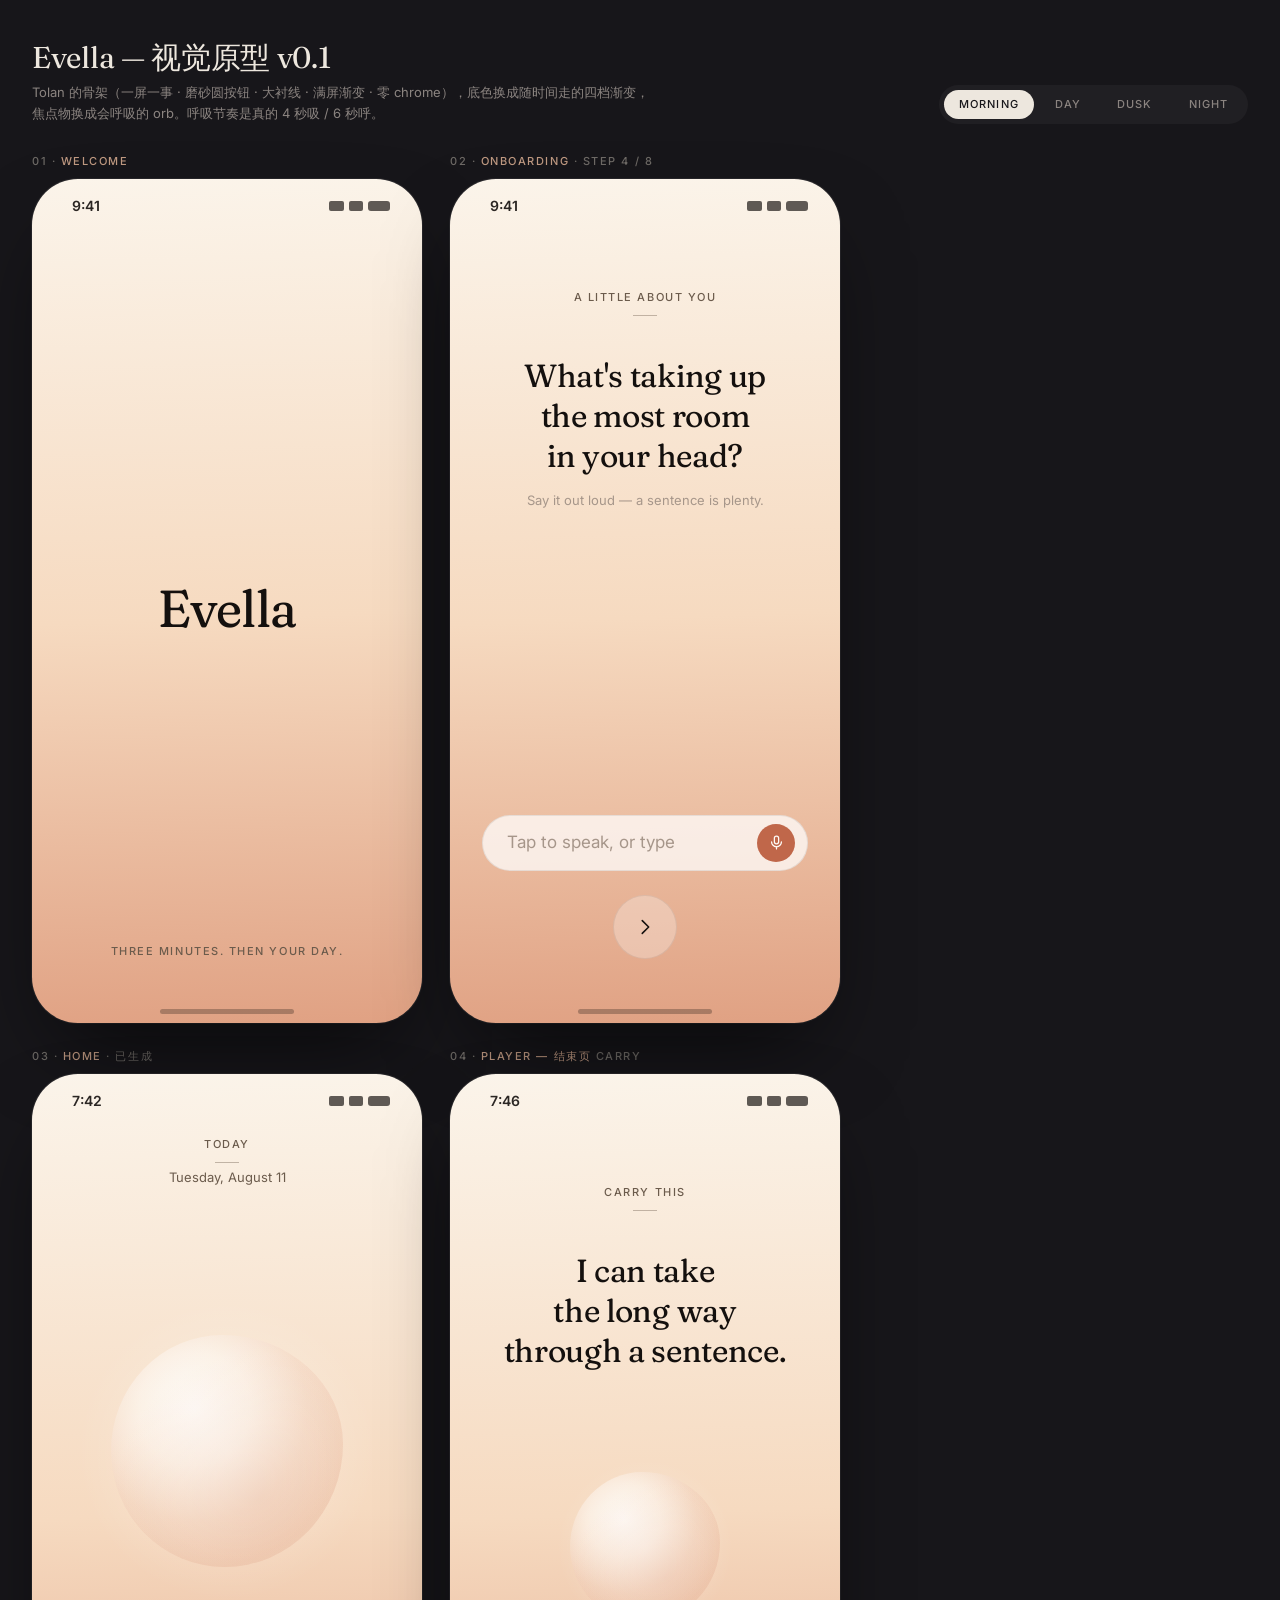
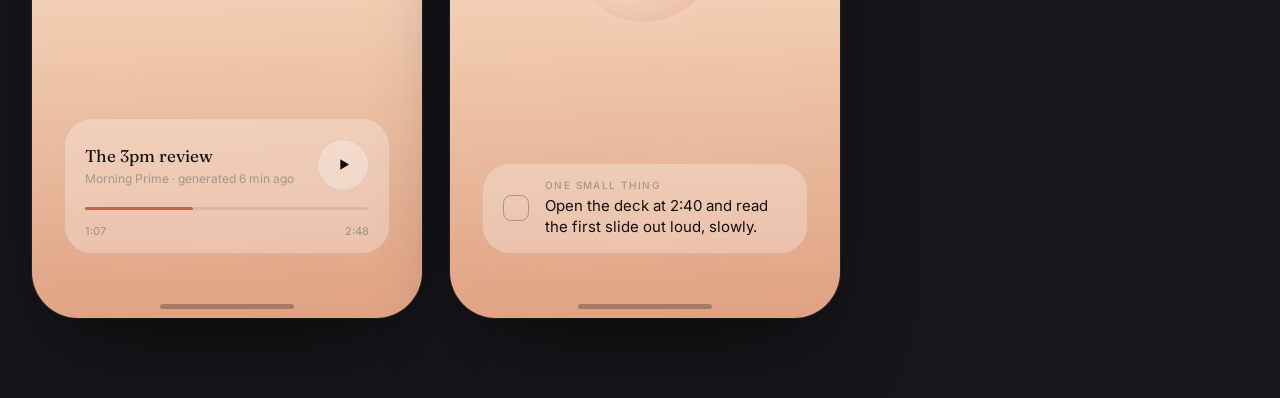
<file: demo/index.html>
<!doctype html>
<html lang="en">
<head>
<meta charset="utf-8">
<meta name="viewport" content="width=device-width, initial-scale=1">
<title>Evella — 视觉原型 v0.1</title>
<link rel="preconnect" href="https://fonts.googleapis.com">
<link rel="preconnect" href="https://fonts.gstatic.com" crossorigin>
<link href="https://fonts.googleapis.com/css2?family=Fraunces:opsz,wght@9..144,300..700&family=Inter:wght@400;500;600&display=swap" rel="stylesheet">
<link rel="stylesheet" href="tokens.css">
<style>
* { box-sizing: border-box; margin: 0; padding: 0; -webkit-font-smoothing: antialiased; }
body {
  background: #17161A;
  color: #EDE7DE;
  font-family: var(--font-sans);
  padding: 40px 32px 80px;
  min-height: 100vh;
}

/* ── page chrome ─────────────────────────────── */
.head { max-width: 1720px; margin: 0 auto 32px; display: flex; align-items: flex-end; justify-content: space-between; gap: 32px; flex-wrap: wrap; }
.head h1 { font: 400 30px/1.2 var(--font-display); letter-spacing: -.01em; }
.head p { font-size: 13px; color: #8B8480; margin-top: 6px; max-width: 620px; line-height: 1.6; }
.tod { display: flex; gap: 6px; background: #201F23; padding: 5px; border-radius: 999px; }
.tod button {
  font: 500 11px/1 var(--font-sans); letter-spacing: .1em; text-transform: uppercase;
  padding: 9px 15px; border: 0; border-radius: 999px; cursor: pointer;
  background: transparent; color: #8B8480; transition: all var(--duration-base) var(--ease-enter);
}
.tod button[aria-pressed="true"] { background: #EDE7DE; color: #17161A; }

.stage { max-width: 1720px; margin: 0 auto; display: flex; gap: 28px; flex-wrap: wrap; }
.slot { flex: 0 0 auto; }
.slot > figcaption { font: 500 11px/1 var(--font-sans); letter-spacing: .14em; text-transform: uppercase; color: #6E6A66; margin-bottom: 12px; }
.slot > figcaption b { color: #C09A82; font-weight: 500; }

/* ── phone ───────────────────────────────────── */
.phone {
  width: 390px; height: 844px; border-radius: 46px; overflow: hidden;
  position: relative; background: var(--surface);
  box-shadow: 0 40px 90px -30px rgba(0,0,0,.7), 0 0 0 1px rgba(255,255,255,.07);
  color: var(--fg-primary);
  display: flex; flex-direction: column;
  transition: background var(--duration-slow) var(--ease-enter);
}
.statusbar {
  height: 54px; flex: 0 0 auto; display: flex; align-items: center; justify-content: space-between;
  padding: 0 var(--space-7) 0 var(--space-8); font: 600 14px/1 var(--font-sans); opacity: .9;
}
.statusbar .glyphs { display: flex; gap: 5px; align-items: center; }
.statusbar .glyphs i { display: block; width: 15px; height: 10px; border-radius: 2px; background: currentColor; opacity: .75; }
.statusbar .glyphs i:nth-child(2) { width: 14px; }
.statusbar .glyphs i:nth-child(3) { width: 22px; border-radius: 3px; }
.body { flex: 1; display: flex; flex-direction: column; padding: 0 var(--space-7) var(--space-8); position: relative; }
.homebar { position: absolute; bottom: 9px; left: 50%; transform: translateX(-50%); width: 134px; height: 5px; border-radius: 3px; background: currentColor; opacity: .28; }

/* ── shared atoms ────────────────────────────── */
.eyebrow { color: var(--fg-secondary); display: flex; flex-direction: column; align-items: center; gap: 10px; }
.eyebrow::after { content: ""; width: 24px; height: 1px; background: currentColor; opacity: .4; }
.frost {
  width: 64px; height: 64px; border-radius: var(--radius-full);
  background: var(--surface-frost);   border: 1px solid var(--border-hairline);
  display: grid; place-items: center; cursor: pointer; flex: 0 0 auto;
  transition: transform var(--duration-base) var(--ease-enter), background var(--duration-base) var(--ease-enter);
}
.frost:hover { transform: scale(1.06); }
.frost:active { transform: scale(.96); }
.frost svg { width: 22px; height: 22px; stroke: var(--fg-primary); fill: none; stroke-width: 1.7; stroke-linecap: round; stroke-linejoin: round; }
.frost.lg { width: 76px; height: 76px; }
.pill {
  width: 100%; height: 56px; border-radius: var(--radius-full);
  background: var(--surface-input);
  border: 1px solid var(--border-hairline);
  display: flex; align-items: center; gap: var(--space-3); padding: 0 var(--space-3) 0 var(--space-6);
}
.pill span { flex: 1; font: 400 17px/1 var(--font-sans); color: var(--fg-muted); }
.pill .mic { width: 38px; height: 38px; border-radius: 999px; background: var(--accent); display: grid; place-items: center; flex: 0 0 auto; }
.pill .mic svg { width: 17px; height: 17px; stroke: var(--bone-50); fill: none; stroke-width: 1.8; stroke-linecap: round; }

/* ── BreathOrb ───────────────────────────────── */
.orb-wrap { display: grid; place-items: center; position: relative; }
.orb {
  width: 232px; height: 232px; position: relative;
  animation: breathe var(--duration-breath) var(--ease-breath) infinite;
}
.orb::before, .orb::after { content: ""; position: absolute; inset: 0; border-radius: 48% 52% 51% 49% / 50% 47% 53% 50%; }
.orb::before {
  background: radial-gradient(circle at 36% 32%,
    rgba(255,255,255,.80) 0%, rgba(255,252,248,.52) 26%,
    rgba(240,205,184,.40) 52%, rgba(224,161,131,.26) 74%,
    rgba(192,103,74,.08) 90%, rgba(192,103,74,0) 100%);
  animation: wobble 18s ease-in-out infinite;
}
.orb::after {
  background: radial-gradient(circle at 64% 70%, rgba(232,183,156,.42) 0%, rgba(232,183,156,.14) 34%, rgba(232,183,156,0) 66%);
  animation: wobble 22s ease-in-out infinite reverse;
}
.orb-glow {
  position: absolute; width: 340px; height: 340px; border-radius: 50%;
  background: radial-gradient(circle, rgba(255,255,255,.34) 0%, rgba(255,255,255,0) 62%);
  animation: breathe var(--duration-breath) var(--ease-breath) infinite;
  pointer-events: none;
}
[data-tod="night"] .orb::before { background: radial-gradient(circle at 34% 30%, rgba(255,240,230,.60), rgba(232,183,156,.28) 44%, rgba(192,103,74,.30) 74%, rgba(192,103,74,0) 100%); }
[data-tod="night"] .orb-glow { background: radial-gradient(circle, rgba(232,183,156,.20) 0%, rgba(232,183,156,0) 62%); }
@keyframes breathe {           /* 4s inhale · 6s exhale */
  0%   { transform: scale(.82); }
  40%  { transform: scale(1);   }
  100% { transform: scale(.82); }
}
@keyframes wobble {
  0%, 100% { border-radius: 48% 52% 51% 49% / 50% 47% 53% 50%; }
  33%      { border-radius: 53% 47% 46% 54% / 47% 53% 47% 53%; }
  66%      { border-radius: 46% 54% 55% 45% / 55% 48% 52% 45%; }
}
.orb.sm { width: 150px; height: 150px; }
.orb.sm ~ .orb-glow { width: 200px; height: 200px; }

/* ── waveform strip ──────────────────────────── */
.wave { display: flex; align-items: flex-end; justify-content: center; gap: 3px; height: 30px; }
.wave i { width: 3px; border-radius: 2px; background: var(--fg-primary); opacity: .38; animation: bar 1.5s ease-in-out infinite; }
@keyframes bar { 0%,100% { height: 5px; } 50% { height: 26px; } }

/* ── screen-specific ─────────────────────────── */
.s-welcome { align-items: center; justify-content: center; gap: 0; }
.s-welcome .mark { font: 400 52px/1 var(--font-display); font-variation-settings: 'SOFT' 70, 'WONK' 1; letter-spacing: -.02em; }
.s-welcome .bird { width: 34px; height: 34px; margin-bottom: 22px; opacity: .8; }
.s-welcome .tag { position: absolute; bottom: 64px; left: 0; right: 0; text-align: center; color: var(--fg-secondary); }

.s-onb { padding-top: var(--space-9); }
.s-onb .q { text-align: center; margin-bottom: var(--space-4); }
.s-onb .hint { text-align: center; color: var(--fg-muted); font-size: 13px; margin-bottom: auto; }
.s-onb .foot { display: grid; place-items: center; gap: var(--space-6); padding-bottom: var(--space-6); }

.s-home .top { display: flex; flex-direction: column; align-items: center; gap: 6px; padding-top: var(--space-2); }
.s-home .date { color: var(--fg-secondary); font-size: 13px; }
.s-home .orb-wrap { flex: 1; }
.s-home .card {
  background: var(--surface-frost);   border: 1px solid var(--border-hairline); border-radius: var(--radius-lg);
  padding: var(--space-5) var(--space-5) var(--space-4);
  display: flex; flex-direction: column; gap: var(--space-4); margin-bottom: var(--space-6);
}
.s-home .card .row { display: flex; align-items: center; gap: var(--space-4); }
.s-home .card .row .meta { flex: 1; min-width: 0; }
.s-home .card .row .meta em { display: block; font: 400 17px/24px var(--font-display); font-style: normal; }
.s-home .card .row .meta small { display: block; color: var(--fg-muted); font-size: 12px; margin-top: 3px; }
.s-home .card .track { height: 3px; border-radius: 2px; background: var(--border-hairline); position: relative; }
.s-home .card .track::after { content: ""; position: absolute; inset: 0 62% 0 0; border-radius: 2px; background: var(--accent); }
.s-home .card .times { display: flex; justify-content: space-between; font: 500 11px/1 var(--font-sans); color: var(--fg-muted); }

.s-carry { align-items: center; text-align: center; padding-top: var(--space-9); }
.s-carry .phrase { margin: var(--space-8) 0 0; }
.s-carry .orb-wrap { flex: 1; align-self: stretch; }
.s-carry .action {
  position: relative; z-index: 2;
  width: 100%; display: flex; align-items: center; gap: var(--space-4);
  background: var(--surface-frost);   border: 1px solid var(--border-hairline); border-radius: var(--radius-lg);
  padding: var(--space-4) var(--space-5); text-align: left; margin-bottom: var(--space-6);
}
.s-carry .action .box { width: 26px; height: 26px; border-radius: 8px; border: 1.5px solid var(--fg-muted); flex: 0 0 auto; }
.s-carry .action .txt { flex: 1; }
.s-carry .action .txt small { display: block; color: var(--fg-muted); font: 500 10px/1 var(--font-sans); letter-spacing: .14em; text-transform: uppercase; margin-bottom: 5px; }
.s-carry .action .txt span { font: 400 15px/21px var(--font-sans); }
</style>
</head>
<body data-tod="morning">

<div class="head">
  <div>
    <h1>Evella — 视觉原型 v0.1</h1>
    <p>Tolan 的骨架（一屏一事 · 磨砂圆按钮 · 大衬线 · 满屏渐变 · 零 chrome），底色换成随时间走的四档渐变，焦点物换成会呼吸的 orb。呼吸节奏是真的 4 秒吸 / 6 秒呼。</p>
  </div>
  <div class="tod" role="group" aria-label="时段">
    <button data-set="morning" aria-pressed="true">Morning</button>
    <button data-set="day" aria-pressed="false">Day</button>
    <button data-set="dusk" aria-pressed="false">Dusk</button>
    <button data-set="night" aria-pressed="false">Night</button>
  </div>
</div>

<div class="stage">

  <!-- ── Welcome ─────────────────────────────── -->
  <figure class="slot">
    <figcaption>01 · <b>Welcome</b></figcaption>
    <div class="phone">
      <div class="statusbar"><span>9:41</span><span class="glyphs"><i></i><i></i><i></i></span></div>
      <div class="body s-welcome">
        <div class="mark">Evella</div>
        <div class="tag t-caption">Three minutes. Then your day.</div>
      </div>
      <div class="homebar"></div>
    </div>
  </figure>

  <!-- ── Onboarding ──────────────────────────── -->
  <figure class="slot">
    <figcaption>02 · <b>Onboarding</b> · step 4 / 8</figcaption>
    <div class="phone">
      <div class="statusbar"><span>9:41</span><span class="glyphs"><i></i><i></i><i></i></span></div>
      <div class="body s-onb">
        <div class="eyebrow t-caption" style="margin-bottom:var(--space-8)">A little about you</div>
        <div class="q t-display-lg">What's taking up<br>the most room<br>in your head?</div>
        <div class="hint">Say it out loud — a sentence is plenty.</div>
        <div class="foot">
          <div class="wave" id="w1"></div>
          <div class="pill">
            <span>Tap to speak, or type</span>
            <div class="mic"><svg viewBox="0 0 24 24"><rect x="9" y="3" width="6" height="11" rx="3"/><path d="M5 11a7 7 0 0 0 14 0M12 18v3"/></svg></div>
          </div>
          <div class="frost"><svg viewBox="0 0 24 24"><path d="M9 5l7 7-7 7"/></svg></div>
        </div>
      </div>
      <div class="homebar"></div>
    </div>
  </figure>

  <!-- ── Home ────────────────────────────────── -->
  <figure class="slot">
    <figcaption>03 · <b>Home</b> · 已生成</figcaption>
    <div class="phone">
      <div class="statusbar"><span>7:42</span><span class="glyphs"><i></i><i></i><i></i></span></div>
      <div class="body s-home">
        <div class="top">
          <div class="eyebrow t-caption">Today</div>
          <div class="date">Tuesday, August 11</div>
        </div>
        <div class="orb-wrap"><div class="orb"></div><div class="orb-glow"></div></div>
        <div class="card">
          <div class="row">
            <div class="meta">
              <em>The 3pm review</em>
              <small>Morning Prime · generated 6 min ago</small>
            </div>
            <div class="frost" style="width:52px;height:52px"><svg viewBox="0 0 24 24" style="width:19px;height:19px"><path d="M8 5.5v13l11-6.5-11-6.5Z" fill="currentColor" stroke="none"/></svg></div>
          </div>
          <div class="track"></div>
          <div class="times"><span>1:07</span><span>2:48</span></div>
        </div>
      </div>
      <div class="homebar"></div>
    </div>
  </figure>

  <!-- ── Carry ───────────────────────────────── -->
  <figure class="slot">
    <figcaption>04 · <b>Player — 结束页</b> Carry</figcaption>
    <div class="phone">
      <div class="statusbar"><span>7:46</span><span class="glyphs"><i></i><i></i><i></i></span></div>
      <div class="body s-carry">
        <div class="eyebrow t-caption">Carry this</div>
        <div class="phrase t-display-lg">I can take<br>the long way<br>through a sentence.</div>
        <div class="orb-wrap" style="margin-bottom:var(--space-8)"><div class="orb sm"></div><div class="orb-glow"></div></div>
        <div class="action">
          <div class="box"></div>
          <div class="txt">
            <small>One small thing</small>
            <span>Open the deck at 2:40 and read the first slide out loud, slowly.</span>
          </div>
        </div>
      </div>
      <div class="homebar"></div>
    </div>
  </figure>

</div>

<script>
// waveform bars
document.querySelectorAll('.wave').forEach(w => {
  for (let i = 0; i < 34; i++) {
    const b = document.createElement('i');
    b.style.animationDelay = (i * 0.055).toFixed(2) + 's';
    b.style.animationDuration = (1.1 + (i % 5) * 0.18).toFixed(2) + 's';
    w.appendChild(b);
  }
});

// time-of-day switcher — the Carry screen keeps its own dusk mode
const btns = document.querySelectorAll('.tod button');
btns.forEach(b => b.addEventListener('click', () => {
  btns.forEach(x => x.setAttribute('aria-pressed', String(x === b)));
  document.body.dataset.tod = b.dataset.set;
}));
</script>
</body>
</html>
</file>
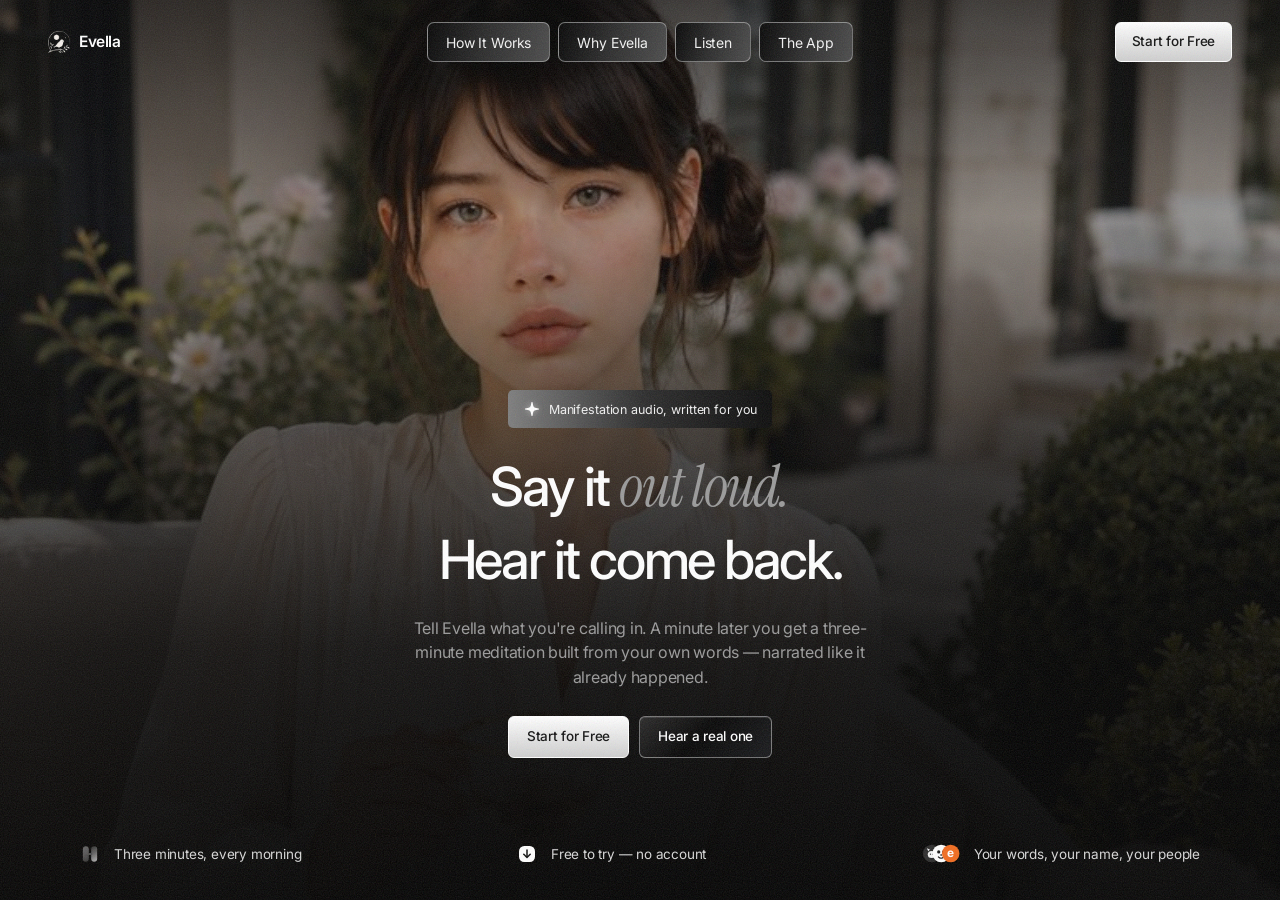
<file: site-dark/index.html>
<!doctype html>
<html lang="en">
<head>
<meta charset="utf-8">
<meta name="viewport" content="width=device-width, initial-scale=1, viewport-fit=cover">
<title>Evella — Manifest just for you</title>
<meta name="description" content="Tell Evella what you're calling in. A minute later you get a three-minute meditation built from your own words, narrated like it already happened.">
<meta name="theme-color" content="#000000">
<meta property="og:title" content="Evella — Manifest just for you">
<meta property="og:description" content="A three-minute meditation written from your own words, narrated back to you.">
<meta name="twitter:card" content="summary_large_image">
<link rel="icon" href="logo-mark-white.png">

<!-- 自托管的 inter.woff2 / instrument-serif-italic.woff2 不在，走 spec 给的兜底 -->
<link rel="preconnect" href="https://fonts.googleapis.com">
<link rel="preconnect" href="https://fonts.gstatic.com" crossorigin>
<link rel="stylesheet" href="https://fonts.googleapis.com/css2?family=Inter:ital,opsz,wght@0,14..32,100..900&family=Instrument+Serif:ital@1&display=swap">

<style>
/* 第一条规则就把底色钉死，任何情况下都不会闪白 */
html, body { background: #000000 !important; color: #ffffff; }

*, *::before, *::after { box-sizing: border-box; margin: 0; padding: 0; }
html { scroll-behavior: smooth; }
html, body {
  background: #000000; background: var(--bg, #000000);
  color: #ffffff; color: var(--text, #ffffff);
}
body {
  font-family: "Inter", system-ui, -apple-system, BlinkMacSystemFont, "Segoe UI", sans-serif;
  -webkit-font-smoothing: antialiased;
  -moz-osx-font-smoothing: grayscale;
  text-rendering: optimizeLegibility;
  overflow-x: hidden;
  position: relative;
}
a { color: inherit; text-decoration: none; }
button { font-family: inherit; }
img { display: block; max-width: 100%; }

:root {
  --bg: #000000;
  --text: #ffffff;
  --muted: #9a9a9a;
  --stat: #d8d8d8;
  --border: rgba(255, 255, 255, 0.16);
  --border-soft: rgba(255, 255, 255, 0.12);

  --logo: 15.5px;
  --logo-mark: 22px;
  --nav: 14px;
  --nav-h: 40px;
  --btn: 13.5px;
  --btn-h: 40px;
  --hero-btn-h: 42px;
  --h1: 48px;
  --lede: 15.5px;
  --badge: 12.5px;
  --stat-size: 13.5px;
  --header-y: 22px;
  --header-x: 40px;
  --stats-x: 72px;
  --stats-y: 36px;
  --hero-gap: 85px;
  --copy-max: 860px;
  --lede-max: 470px;
}

/* ── 层序：黑底 → 照片 → page → 颗粒 ───────────── */
.hero-photo {
  position: fixed; inset: 0; z-index: 0;
  background: #000 url('hero.jpg') center 32% / cover no-repeat;
}
.hero-photo::after {
  content: ''; position: absolute; inset: 0;
  background:
    linear-gradient(180deg, rgba(0,0,0,.70) 0%, rgba(0,0,0,.26) 24%, rgba(0,0,0,.60) 48%,
                            rgba(0,0,0,.86) 72%, rgba(0,0,0,.96) 100%),
    radial-gradient(130% 85% at 50% 100%, rgba(0,0,0,.72), transparent 68%);
}
.grain {
  position: fixed; inset: 0; z-index: 100; pointer-events: none; opacity: .5;
  background-image: url("data:image/svg+xml,%3Csvg xmlns='http://www.w3.org/2000/svg' width='140' height='140'%3E%3Cfilter id='n'%3E%3CfeTurbulence type='fractalNoise' baseFrequency='0.85' numOctaves='3'/%3E%3C/filter%3E%3Crect width='140' height='140' filter='url(%23n)' opacity='0.28'/%3E%3C/svg%3E");
}
.page {
  position: relative; z-index: 1;
  display: grid; grid-template-rows: auto 1fr auto;
  min-height: 100vh; min-height: 100dvh;
}

/* ── header ─────────────────────────────────────── */
.header {
  position: relative; z-index: 50;
  display: grid; grid-template-columns: 1fr auto 1fr; align-items: center;
  padding: var(--header-y) var(--header-x) 10px;
}
.logo {
  display: inline-flex; align-items: center; gap: 9px; justify-self: start;
  font-size: var(--logo); font-weight: 600; letter-spacing: -0.03em; color: #fff;
}
.logo img { width: var(--logo-mark); height: auto; }
.logo-suffix { font-weight: 400; }

.nav { display: flex; align-items: center; gap: 8px; justify-self: center; }
.nav a {
  position: relative; overflow: hidden;
  display: inline-flex; align-items: center;
  height: var(--nav-h); padding: 0 18px; border-radius: 7px;
  border: 1px solid rgba(198,198,198,0.55);
  background: linear-gradient(105deg, #050505 0%, #2a2a2a 48%, #4a4a4a 100%);
  color: #f3f3f3; font-size: var(--nav); font-weight: 400;
  letter-spacing: -0.01em; white-space: nowrap;
  transition: background .35s ease, border-color .35s ease, box-shadow .35s ease;
}
.nav a::before {
  content: ''; position: absolute; inset: 0;
  background: linear-gradient(115deg, transparent 30%, rgba(255,255,255,0.16) 50%, transparent 70%);
  transform: translateX(-120%); transition: transform .6s ease;
}
.nav a:hover {
  border-color: rgba(235,235,235,0.9);
  background: linear-gradient(105deg, #111 0%, #3a3a3a 45%, #6a6a6a 100%);
  box-shadow: 0 0 18px rgba(200,210,230,0.18);
}
.nav a:hover::before { transform: translateX(120%); }

/* ── buttons ────────────────────────────────────── */
.btn {
  position: relative; isolation: isolate; overflow: hidden;
  display: inline-flex; align-items: center; justify-content: center;
  height: var(--btn-h); padding: 0 16px; border-radius: 6px;
  font-size: var(--btn); font-weight: 500; letter-spacing: -0.02em;
  line-height: 1; white-space: nowrap; cursor: pointer;
  transition: background .35s ease, border-color .35s ease, box-shadow .35s ease,
              color .35s ease, filter .35s ease;
}
.btn::after {
  content: ''; position: absolute; inset: 0; z-index: 1;
  background: linear-gradient(115deg, transparent 20%, rgba(255,255,255,0.45) 48%, transparent 76%);
  transform: translateX(-130%); transition: transform .65s ease;
}
.btn:hover::after { transform: translateX(130%); }

.btn-solid {
  background: linear-gradient(180deg, #ffffff 0%, #e7e7e7 48%, #cfcfcf 100%);
  color: #111; border: 1px solid #fff;
  box-shadow: inset 0 1px 0 rgba(255,255,255,0.95);
}
.btn-solid:hover {
  background: linear-gradient(180deg, #fff 0%, #f3f6ff 42%, #d5def2 100%);
  border-color: #f2f6ff;
  box-shadow: inset 0 1px 0 #fff, 0 0 22px rgba(186,208,255,0.35), 0 8px 18px rgba(255,255,255,0.12);
}
.btn-ghost {
  background: linear-gradient(135deg, rgba(255,255,255,0.1), rgba(0,0,0,0.45) 50%, rgba(160,175,200,0.08));
  color: #fff; border: 1px solid rgba(198,198,198,0.45);
  box-shadow: inset 0 1px 0 rgba(255,255,255,0.12);
}
.btn-ghost:hover {
  background: linear-gradient(135deg, rgba(210,225,255,0.18), rgba(0,0,0,0.35) 48%, rgba(180,195,220,0.16));
  border-color: rgba(220,230,255,0.75);
  box-shadow: inset 0 1px 0 rgba(255,255,255,0.22), 0 0 20px rgba(170,200,255,0.22);
}
.hero-actions .btn { height: var(--hero-btn-h); padding: 0 18px; }
.hero-actions .btn-solid:hover {
  box-shadow: inset 0 1px 0 #fff, 0 0 26px rgba(186,208,255,0.4), 0 8px 18px rgba(255,255,255,0.14);
}
.hero-actions .btn-ghost {
  background: linear-gradient(135deg, rgba(255,255,255,0.12), rgba(0,0,0,0.5) 46%, rgba(150,170,200,0.1));
  border: 1px solid rgba(198,198,198,0.55);
  backdrop-filter: blur(16px); -webkit-backdrop-filter: blur(16px);
}
.hero-actions .btn-ghost:hover {
  border-color: rgba(220,230,255,0.8);
  box-shadow: inset 0 1px 0 rgba(255,255,255,0.22), 0 0 24px rgba(170,200,255,0.28);
}

/* ── burger ─────────────────────────────────────── */
.burger {
  display: none; place-items: center; gap: 5px;
  width: 42px; height: 42px; border-radius: 6px;
  border: 1px solid var(--border); background: rgba(8,8,8,0.55);
  position: relative; z-index: 60; cursor: pointer;
  transition: border-color .25s ease, background .25s ease;
}
.burger:hover { border-color: rgba(255,255,255,0.32); background: rgba(255,255,255,0.05); }
.burger i { display: block; width: 16px; height: 1.5px; background: #fff; border-radius: 1px;
  transition: transform .25s ease, opacity .2s ease; }
body.menu-open .burger i:nth-child(1) { transform: translateY(6.5px) rotate(45deg); }
body.menu-open .burger i:nth-child(2) { opacity: 0; }
body.menu-open .burger i:nth-child(3) { transform: translateY(-6.5px) rotate(-45deg); }

/* ── hero ───────────────────────────────────────── */
.hero {
  display: flex; align-items: flex-end; justify-content: center;
  padding: 8px 24px var(--hero-gap); min-height: 0;
}
.hero-copy {
  position: relative; z-index: 1;
  display: flex; flex-direction: column; align-items: center; text-align: center;
  max-width: var(--copy-max); width: 100%;
}
.badge {
  display: inline-flex; align-items: center; gap: 8px;
  margin-bottom: 22px; padding: 9px 15px; border: 0; border-radius: 5px;
  background: linear-gradient(90deg, #7d7d7d 0%, #2a2a2a 52%, #0a0a0a 100%);
  color: #f2f2f2; font-size: var(--badge); font-weight: 400; letter-spacing: -0.01em;
}
.badge-star { filter: drop-shadow(0 0 3px rgba(255,255,255,0.45)); flex: 0 0 auto; }

.hero h1 {
  display: flex; flex-direction: column; align-items: center;
  font-size: var(--h1); font-weight: 500; letter-spacing: -0.045em;
  line-height: 1.12; color: #fff;
}
.headline-line { display: block; overflow: hidden; padding: 0.06em 0.15em 0.14em; }
.hero h1 em {
  font-family: "Instrument Serif", "Times New Roman", Times, serif;
  font-style: italic; font-weight: 400;
  font-size: 1.08em; letter-spacing: -0.03em; color: var(--muted);
}
.lede {
  max-width: var(--lede-max); margin-top: 18px;
  color: var(--muted); font-size: var(--lede); font-weight: 400;
  line-height: 1.55; letter-spacing: -0.015em;
}
.hero-actions {
  display: flex; flex-wrap: wrap; justify-content: center; gap: 10px; margin-top: 26px;
}

/* ── stats ──────────────────────────────────────── */
.stats {
  display: flex; align-items: center; justify-content: space-between; gap: 24px;
  padding: 0 var(--stats-x) var(--stats-y);
  padding-bottom: max(var(--stats-y), env(safe-area-inset-bottom));
  color: var(--stat);
}
.stat {
  display: inline-flex; align-items: center; gap: 14px;
  font-size: var(--stat-size); letter-spacing: -0.015em; white-space: nowrap;
}
.stat svg { flex: 0 0 auto; }

/* ── menu backdrop ──────────────────────────────── */
.menu-backdrop {
  display: none; position: fixed; inset: 0; z-index: 40;
  background: rgba(8,8,8,0.42);
  opacity: 0; visibility: hidden;
  transition: opacity .28s ease, visibility .28s ease, backdrop-filter .28s ease;
}

/* ── entrance motion ────────────────────────────── */
.appear {
  opacity: 1;
  animation-duration: 1.05s;
  animation-fill-mode: both;
  animation-timing-function: cubic-bezier(0.16, 1, 0.3, 1);
  animation-delay: var(--d, 0.08s);
}
.appear--scale { animation-name: in-scale; }
.appear--soft  { animation-name: in-soft; }
.appear--mask  { animation-name: in-mask; }
.appear--pop   { animation-name: in-pop; }
.appear--btn   { animation-name: in-btn; }
.appear--side  { animation-name: in-side; }
.appear--stat  { animation-name: in-stat; }
.appear.is-in, .hero-photo.is-in {
  animation: none; opacity: 1; transform: none; clip-path: none; filter: none;
}
@keyframes in-scale { from { opacity: 0; transform: scale(0.84); } to { opacity: 1; transform: none; } }
@keyframes in-soft  { from { opacity: 0; transform: translateY(14px); } to { opacity: 1; transform: none; } }
@keyframes in-mask  { from { opacity: 0; transform: translateY(40%); } to { opacity: 1; transform: none; } }
@keyframes in-pop {
  0% { opacity: 0; transform: scale(0.9); }
  70% { opacity: 1; transform: scale(1.03); }
  100% { opacity: 1; transform: scale(1); }
}
@keyframes in-btn  { from { opacity: 0; transform: translateY(18px) scale(0.94); } to { opacity: 1; transform: none; } }
@keyframes in-side { from { opacity: 0; transform: translateX(22px); } to { opacity: 1; transform: none; } }
@keyframes in-stat { from { opacity: 0; transform: translateY(20px); } to { opacity: 1; transform: none; } }

.badge-star { animation: in-star 0.9s cubic-bezier(0.16,1,0.3,1) 0.28s both; }
@keyframes in-star {
  0% { opacity: 0; transform: scale(0.2) rotate(-50deg); }
  65% { opacity: 1; transform: scale(1.2) rotate(8deg); }
  100% { opacity: 1; transform: none; }
}
.hero h1 em { animation: in-em 1.2s cubic-bezier(0.16,1,0.3,1) 0.72s both; }
@keyframes in-em {
  from { opacity: 0.35; filter: blur(4px); }
  to { opacity: 1; filter: blur(0); }
}

@media (prefers-reduced-motion: reduce) {
  *, *::before, *::after { transition: none !important; animation: none !important; }
  .appear, .hero-photo, .hero h1 em, .badge-star {
    opacity: 1; transform: none; clip-path: none; filter: none;
  }
}

/* ═══ responsive ═══════════════════════════════════ */
@media (min-width: 1600px) {
  :root {
    --logo: 17px; --logo-mark: 24px; --nav: 15px; --nav-h: 44px;
    --btn: 15px; --btn-h: 44px; --hero-btn-h: 48px;
    --h1: 64px; --lede: 18px; --badge: 13.5px; --stat-size: 15px;
    --header-y: 28px; --header-x: 64px; --stats-x: 96px; --stats-y: 44px;
    --copy-max: 980px; --lede-max: 540px;
  }
  .nav a { padding: 0 20px; }
  .badge { margin-bottom: 26px; }
  .lede { margin-top: 22px; }
  .hero-actions { margin-top: 30px; gap: 12px; }
}
@media (min-width: 1920px) {
  :root {
    --logo: 18px; --logo-mark: 26px; --nav: 16px; --nav-h: 48px;
    --btn: 16px; --btn-h: 48px; --hero-btn-h: 52px;
    --h1: 76px; --lede: 20px; --badge: 14.5px; --stat-size: 16px;
    --header-y: 32px; --header-x: 80px; --stats-x: 120px; --stats-y: 52px;
    --copy-max: 1120px; --lede-max: 620px;
  }
  .nav { gap: 10px; }
  .nav a { padding: 0 22px; }
  .btn { padding: 0 22px; }
  .badge { padding: 10px 15px; }
}
@media (min-width: 2560px) {
  :root { --h1: 88px; --lede: 22px; --header-x: 120px; --stats-x: 160px;
          --copy-max: 1280px; --lede-max: 680px; }
}
@media (min-width: 1280px) and (max-width: 1599px) {
  :root { --h1: 54px; --lede: 16px; --header-x: 48px; --stats-x: 80px; --copy-max: 900px; }
}
@media (min-width: 901px) and (max-width: 1279px) {
  :root {
    --logo: 15px; --nav: 13px; --nav-h: 36px; --btn: 13px; --btn-h: 38px;
    --hero-btn-h: 40px; --h1: 42px; --lede: 15px; --badge: 12px; --stat-size: 12.5px;
    --header-y: 16px; --header-x: 28px; --stats-x: 36px; --stats-y: 28px;
    --hero-gap: 64px; --copy-max: 760px; --lede-max: 440px;
  }
  .nav a { padding: 0 14px; }
  .badge { margin-bottom: 16px; }
  .lede { margin-top: 14px; }
  .hero-actions { margin-top: 20px; }
}
@media (min-width: 901px) and (max-height: 850px) {
  :root { --header-y: 14px; --stats-y: 24px; --hero-gap: 48px; --h1: 40px; }
  .badge { margin-bottom: 12px; }
  .lede { margin-top: 12px; }
  .hero-actions { margin-top: 16px; }
}
@media (min-width: 901px) and (max-height: 720px) {
  :root { --h1: 34px; --lede: 14px; --hero-gap: 32px; --stats-y: 18px;
          --nav-h: 30px; --btn-h: 34px; --hero-btn-h: 36px; }
  .badge { margin-bottom: 8px; }
}
/* 桌面锁一屏，不滚 */
@media (min-width: 901px) {
  html, body { height: 100%; overflow: hidden; }
  .page { height: 100vh; height: 100dvh; overflow: hidden; }
}

/* ── phone ──────────────────────────────────────── */
@media (max-width: 900px) {
  html, body { height: auto; overflow-y: auto; }
  :root {
    --logo: 16px; --btn: 15px; --btn-h: 46px; --hero-btn-h: 48px;
    --h1: 36px; --lede: 16.5px; --badge: 13.5px; --stat-size: 15px;
    --header-y: 16px; --header-x: 18px; --stats-x: 20px; --stats-y: 28px;
    --hero-gap: 36px;
  }
  .header {
    grid-template-columns: 1fr auto auto; gap: 8px;
    padding-top: max(var(--header-y), env(safe-area-inset-top));
    padding-left: max(var(--header-x), env(safe-area-inset-left));
    padding-right: max(var(--header-x), env(safe-area-inset-right));
  }
  .logo, .header-cta, .burger { z-index: 80; }
  .burger { display: grid; }
  .menu-backdrop { display: block; }
  body.menu-open .menu-backdrop {
    opacity: 1; visibility: visible;
    backdrop-filter: blur(24px); -webkit-backdrop-filter: blur(24px);
  }
  .nav {
    position: fixed; inset: 0; z-index: 45;
    flex-direction: column; justify-content: center; align-items: stretch;
    gap: 12px; background: transparent;
    padding: 96px 22px 32px;
    padding-top: max(96px, calc(env(safe-area-inset-top) + 88px));
    opacity: 0; visibility: hidden; transition: opacity .28s ease, visibility .28s ease;
  }
  body.menu-open .nav { opacity: 1; visibility: visible; }
  .nav a { width: 100%; height: 56px; justify-content: center; font-size: 19px; border-radius: 10px; }
  body.menu-open { overflow: hidden; }

  .hero { padding: 20px 20px 64px; align-items: flex-end; }
  .hero-copy, .lede { max-width: 100%; }
  .stats { flex-direction: column; align-items: center; gap: 16px; }
  .stat { white-space: normal; }
}
@media (max-width: 560px) {
  :root { --h1: 34px; --lede: 16px; --header-x: 16px; }
  .hero-actions { flex-direction: column; width: 100%; }
  .hero-actions .btn { width: 100%; }
}
</style>
</head>
<body style="background:#000;color:#fff">

<div class="grain"></div>
<div class="hero-photo"></div>

<div class="page">
  <div class="menu-backdrop" id="menu-backdrop"></div>

  <header class="header">
    <a class="logo appear appear--scale" href="#top" aria-label="Evella" style="--d:0.08s">
      <img src="logo-mark-white.png" alt="">
      <span>Evella</span>
    </a>

    <nav class="nav" id="site-nav" aria-label="Primary">
      <a class="appear appear--scale" href="../site/#how"    style="--d:0.16s">How It Works</a>
      <a class="appear appear--soft"  href="../site/#why"    style="--d:0.28s">Why Evella</a>
      <a class="appear appear--scale" href="../app/listen/1/"  style="--d:0.40s">Listen</a>
      <a class="appear appear--soft"  href="../app/"         style="--d:0.52s">The App</a>
    </nav>

    <a class="btn btn-solid header-cta appear appear--scale" href="../app/"
       style="--d:0.34s; justify-self:end">Start for Free</a>

    <button class="burger appear appear--scale" id="burger" type="button"
            aria-controls="site-nav" aria-expanded="false" aria-label="Open menu" style="--d:0.34s">
      <i></i><i></i><i></i>
    </button>
  </header>

  <main class="hero" id="top">
    <div class="hero-copy">
      <span class="badge appear appear--pop" style="--d:0.22s">
        <svg class="badge-star" width="18" height="20" viewBox="0 0 24 24" fill="white" aria-hidden="true">
          <path d="M12 2.6C12.55 2.6 12.88 3.15 13.08 4.7c.62 4.7 1.52 5.6 6.22 6.22 1.55.2 2.1.53 2.1 1.08s-.55.88-2.1 1.08c-4.7.62-5.6 1.52-6.22 6.22-.2 1.55-.53 2.1-1.08 2.1s-.88-.55-1.08-2.1c-.62-4.7-1.52-5.6-6.22-6.22C3.15 12.88 2.6 12.55 2.6 12s.55-.88 2.1-1.08c4.7-.62 5.6-1.52 6.22-6.22C11.12 3.15 11.45 2.6 12 2.6Z"/>
        </svg>
        Manifestation audio, written for you
      </span>

      <h1>
        <span class="headline-line appear appear--mask" style="--d:0.42s">Say it <em>out loud.</em></span>
        <span class="headline-line appear appear--mask" style="--d:0.62s">Hear it come back.</span>
      </h1>

      <p class="lede appear appear--soft" style="--d:0.82s; animation-duration:1.25s">
        Tell Evella what you're calling in. A minute later you get a three-minute meditation
        built from your own words — narrated like it already happened.
      </p>

      <div class="hero-actions">
        <a class="btn btn-solid appear appear--btn"  href="../app/"        style="--d:0.96s">Start for Free</a>
        <a class="btn btn-ghost appear appear--side" href="../app/listen/1/" style="--d:1.10s">Hear a real one</a>
      </div>
    </div>
  </main>

  <footer class="stats">
    <span class="stat appear appear--stat" style="--d:1.12s">
      <svg width="20" height="20" viewBox="0 0 24 24" aria-hidden="true">
        <defs>
          <linearGradient id="g1" x1="3" y1="2" x2="14" y2="22" gradientUnits="userSpaceOnUse">
            <stop stop-color="#ffffff" stop-opacity="0.38"/><stop offset="1" stop-color="#3a3a3a" stop-opacity="0.62"/>
          </linearGradient>
          <linearGradient id="g2" x1="3" y1="2" x2="14" y2="22" gradientUnits="userSpaceOnUse">
            <stop stop-color="#3a3a3a" stop-opacity="0.38"/><stop offset="1" stop-color="#ffffff" stop-opacity="0.62"/>
          </linearGradient>
        </defs>
        <rect x="3.4" y="2.6" width="7.2" height="18.8" rx="3.6" fill="url(#g1)"/>
        <rect x="13.4" y="2.6" width="7.2" height="18.8" rx="3.6" fill="url(#g2)"/>
        <rect x="9.2" y="10.9" width="5.6" height="2.2" rx="1.1" fill="#4a4a4a"/>
      </svg>
      Three minutes, every morning
    </span>

    <span class="stat appear appear--stat" style="--d:1.28s">
      <svg width="20" height="20" viewBox="0 0 24 24" aria-hidden="true">
        <rect x="2.4" y="2.4" width="19.2" height="19.2" rx="6.2" fill="#ffffff"/>
        <path d="M12 7.1v7.4" stroke="#111" stroke-width="1.85" stroke-linecap="round"/>
        <path d="M8.15 12.35L12 16.2l3.85-3.85" stroke="#111" stroke-width="1.85"
              stroke-linecap="round" stroke-linejoin="round" fill="none"/>
      </svg>
      Free to try — no account
    </span>

    <span class="stat appear appear--stat" style="--d:1.44s">
      <svg class="stat-icon-wide" width="38" height="21" viewBox="0 0 40 22" aria-hidden="true">
        <circle cx="10.2" cy="11" r="9.2" fill="#2b2b2b"/>
        <ellipse cx="10.2" cy="12.1" rx="4.15" ry="3.7" fill="#f4f4f4"/>
        <path d="M6.6 8.6 5.1 5.6l3.2 1.3Z" fill="#f4f4f4"/>
        <path d="M13.8 8.6 15.3 5.6l-3.2 1.3Z" fill="#f4f4f4"/>
        <circle cx="8.9" cy="11.7" r="0.7" fill="#1a1a1a"/>
        <circle cx="11.5" cy="11.7" r="0.7" fill="#1a1a1a"/>
        <circle cx="20.2" cy="11" r="9.2" fill="#ffffff"/>
        <circle cx="17.6" cy="9.4" r="1.7" fill="#111"/>
        <circle cx="22.8" cy="9.4" r="1.7" fill="#111"/>
        <ellipse cx="20.2" cy="12.6" rx="1.1" ry="0.8" fill="#111"/>
        <path d="M17.2 14.6c1.7 1.9 4.1 1.9 5.8 0" stroke="#111" stroke-width="1.2"
              stroke-linecap="round" fill="none"/>
        <circle cx="30.2" cy="11" r="9.2" fill="#f26b1d"/>
        <text x="30.2" y="15.1" font-size="12.5" text-anchor="middle"
              font-family="Inter, sans-serif" font-weight="700" fill="#fff">e</text>
      </svg>
      Your words, your name, your people
    </span>
  </footer>
</div>

<script>
(function () {
  var appears = document.querySelectorAll('.appear');
  var photo = document.querySelector('.hero-photo');

  // 每个元素自己动画结束就落定，不靠统一计时
  appears.forEach(function (el) {
    el.addEventListener('animationend', function () { el.classList.add('is-in'); }, { once: true });
  });

  // 动画根本没跑起来（后台标签页、渲染节流、reduced-motion）就直接落定，
  // 绝不能停在 opacity:0 上白屏
  requestAnimationFrame(function () {
    requestAnimationFrame(function () {
      var running = false;
      if (typeof document.getAnimations === 'function') {
        running = document.getAnimations().some(function (a) {
          return a.playState === 'running' || a.playState === 'finished';
        });
      }
      if (!running) {
        appears.forEach(function (el) { el.classList.add('is-in'); });
        if (photo) photo.classList.add('is-in');
      }
    });
  });

  var burger = document.getElementById('burger');
  var nav = document.getElementById('site-nav');
  var backdrop = document.getElementById('menu-backdrop');

  function setMenu(open) {
    document.body.classList.toggle('menu-open', open);
    burger.setAttribute('aria-expanded', open ? 'true' : 'false');
    burger.setAttribute('aria-label', open ? 'Close menu' : 'Open menu');
  }
  burger.addEventListener('click', function () {
    setMenu(!document.body.classList.contains('menu-open'));
  });
  nav.addEventListener('click', function (e) { if (e.target.closest('a')) setMenu(false); });
  if (backdrop) backdrop.addEventListener('click', function () { setMenu(false); });
  document.addEventListener('keydown', function (e) { if (e.key === 'Escape') setMenu(false); });
  window.matchMedia('(min-width: 901px)').addEventListener('change', function (e) {
    if (e.matches) setMenu(false);
  });
})();
</script>
</body>
</html>
</file>
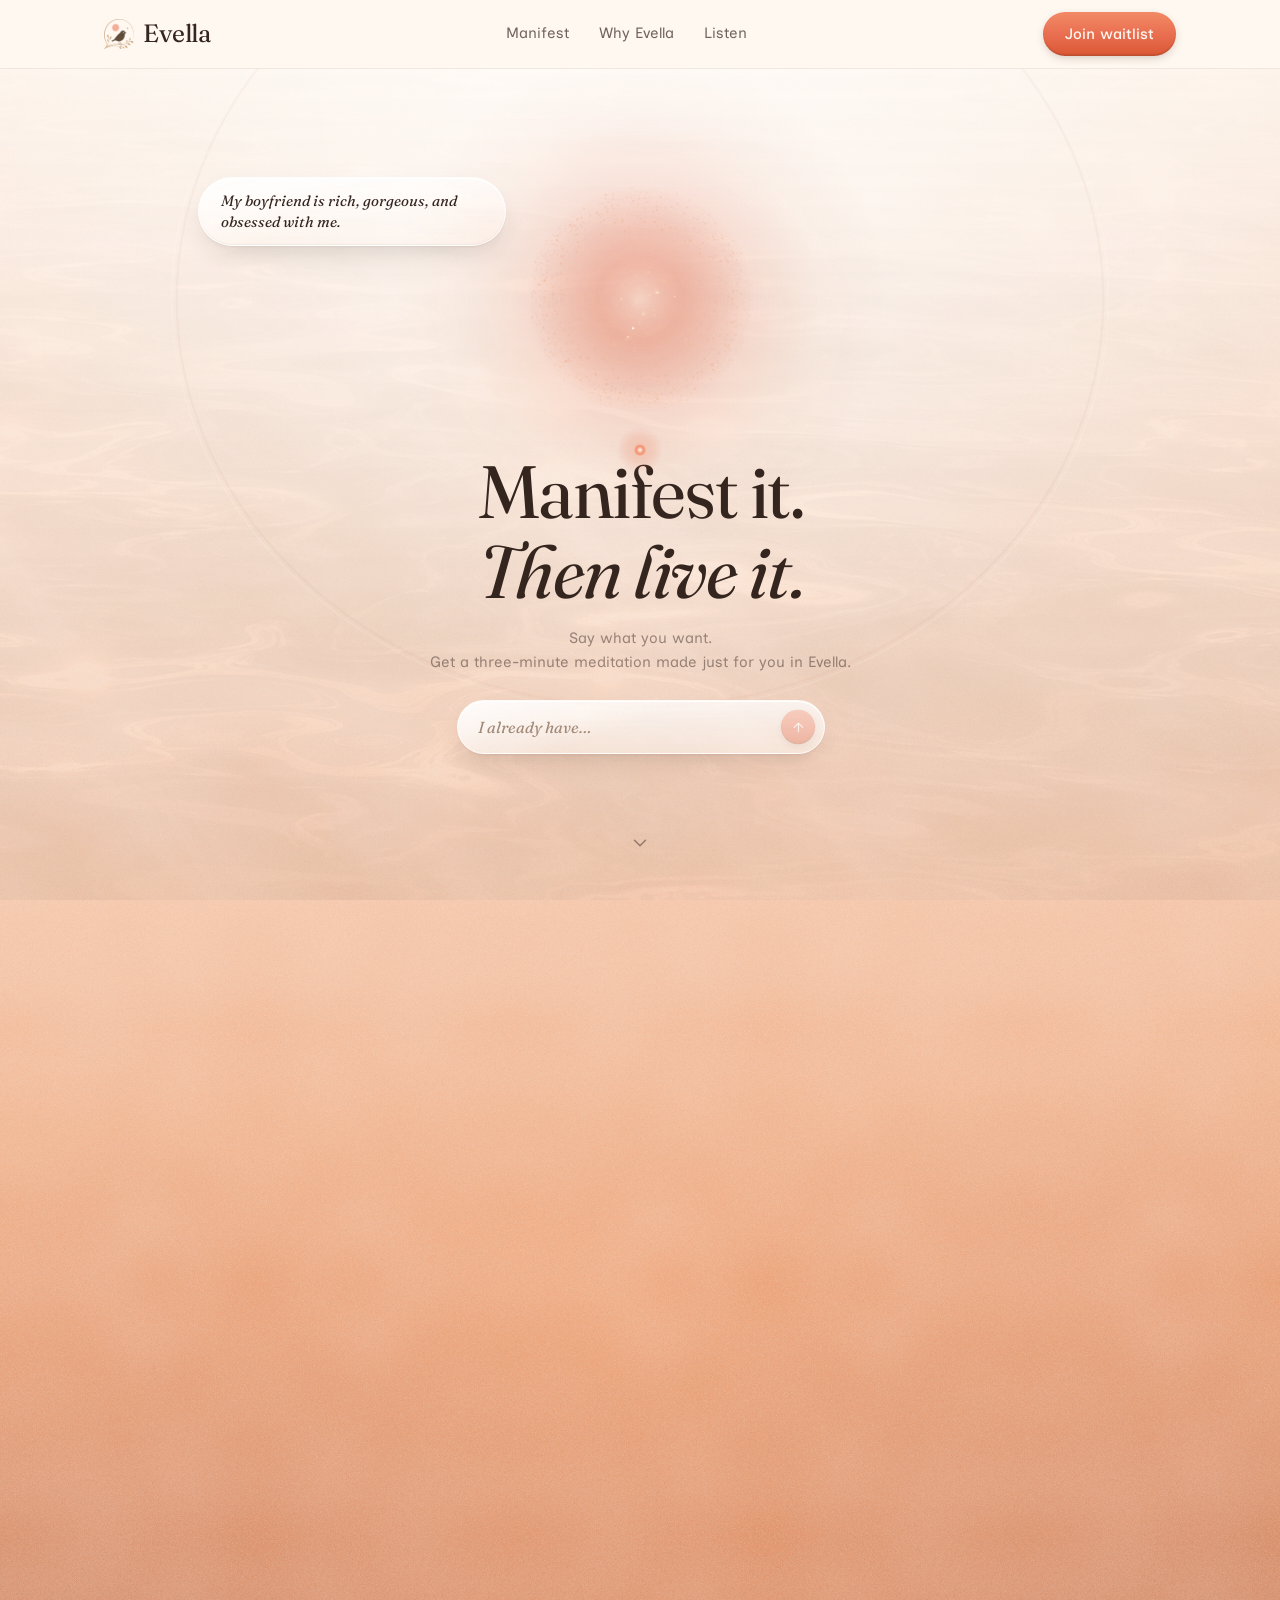
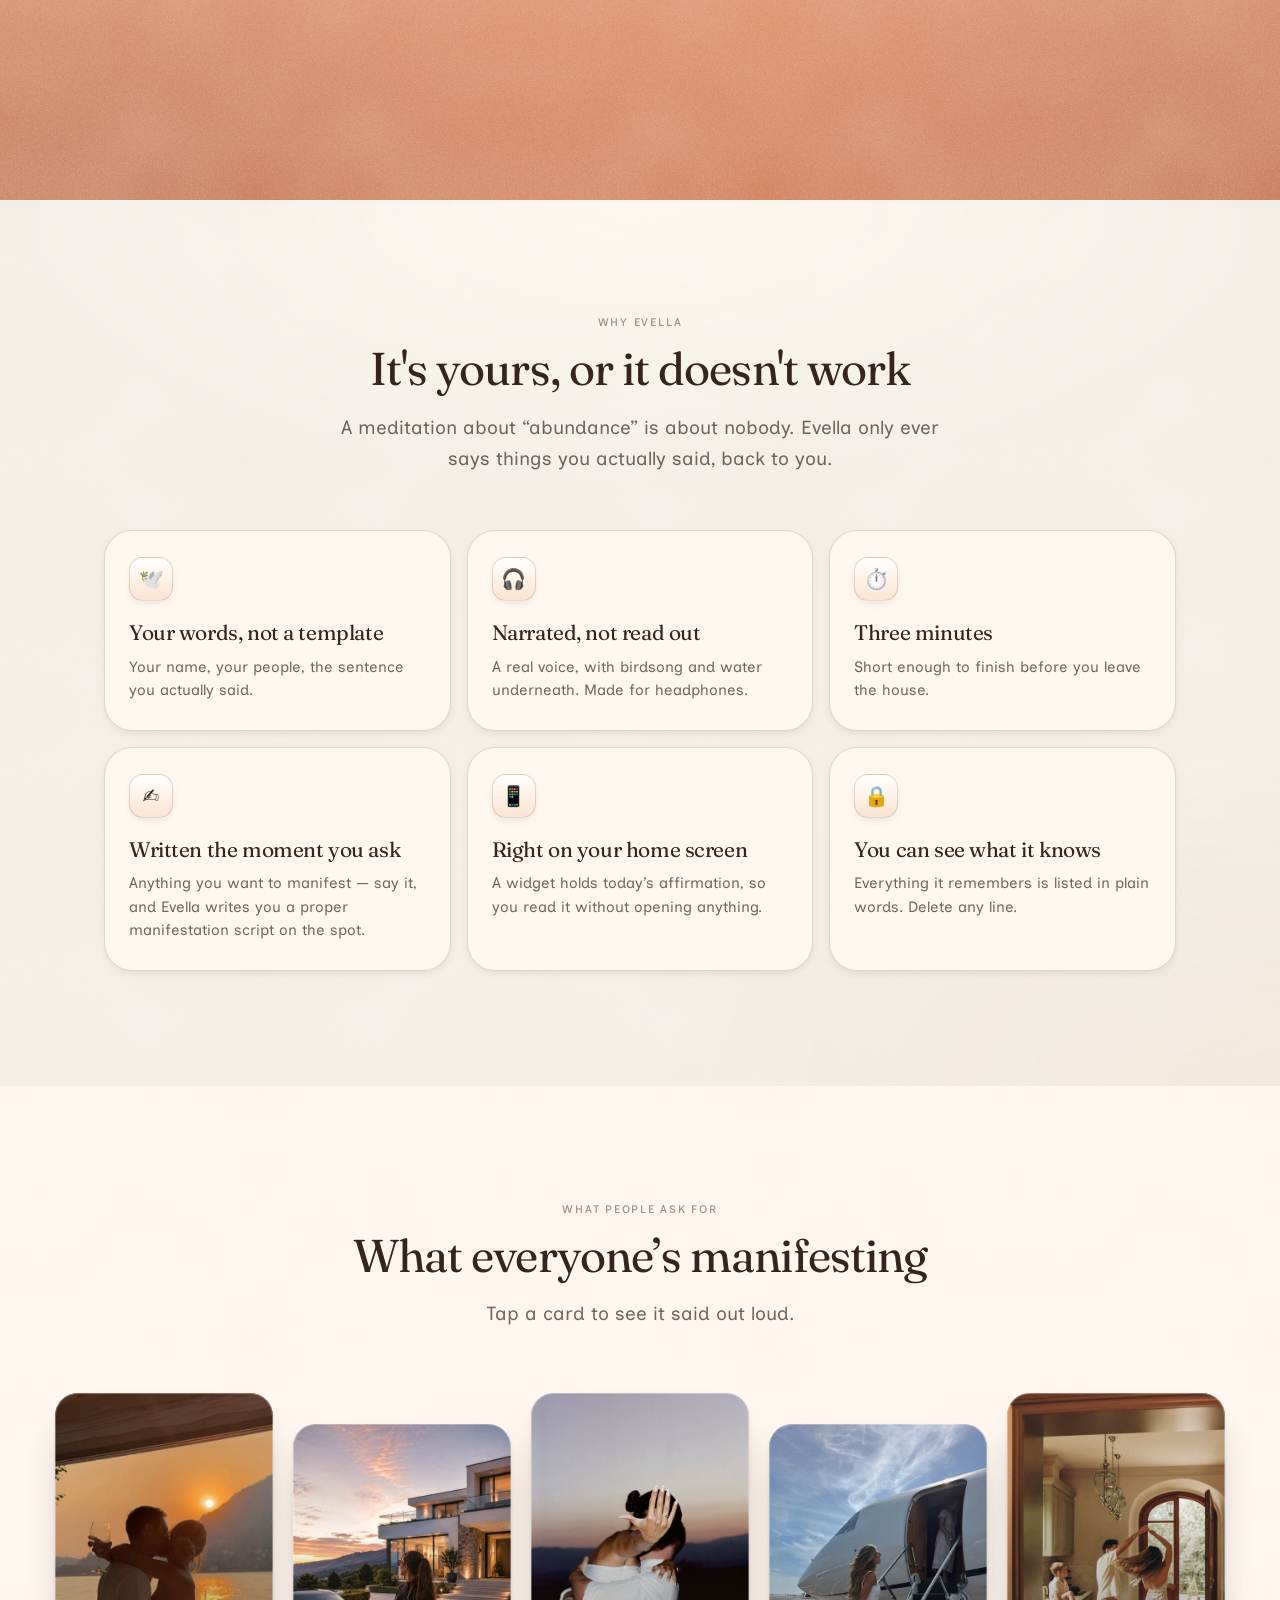
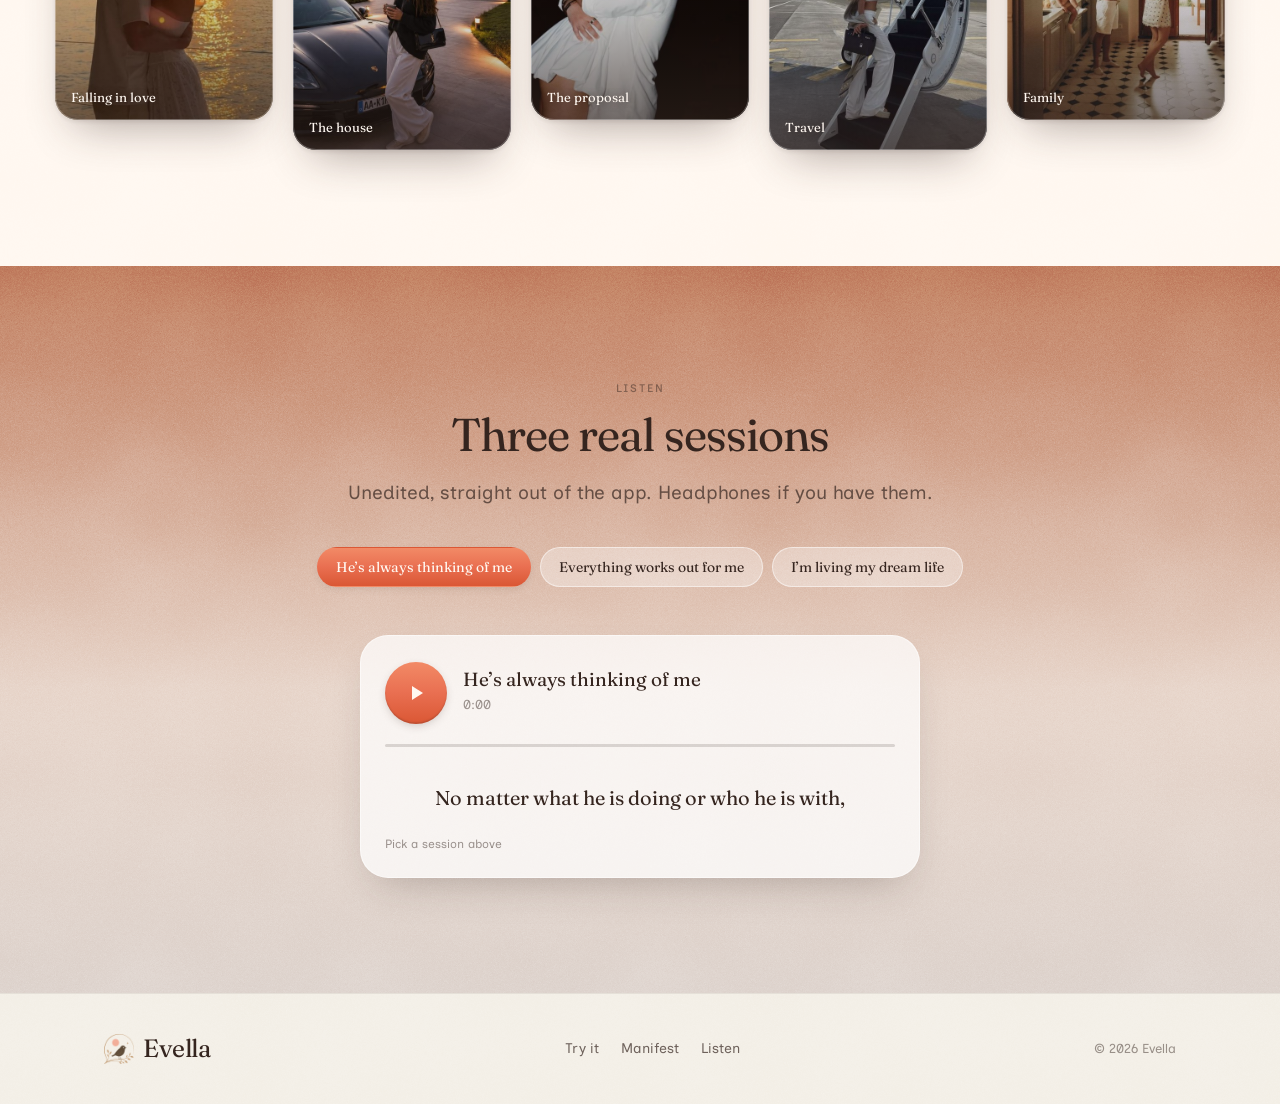
<file: site/index.html>
<!doctype html>
<html lang="en">
<head>
<meta charset="utf-8">
<meta name="viewport" content="width=device-width, initial-scale=1, viewport-fit=cover">
<title>Evella — Say it out loud. Hear it come back.</title>
<meta name="description" content="Tell Evella what you're calling in. Get a three-minute meditation written from your own words and narrated back to you, every morning.">
<meta name="theme-color" content="#FFF8F1">

<meta property="og:title" content="Evella — Say it out loud. Hear it come back.">
<meta property="og:description" content="A three-minute meditation written from your own words, narrated back to you every morning.">
<meta property="og:image" content="img/shot-home.jpg">
<meta name="twitter:card" content="summary_large_image">

<link rel="preconnect" href="https://fonts.googleapis.com">
<link rel="preconnect" href="https://fonts.gstatic.com" crossorigin>
<link href="https://fonts.googleapis.com/css2?family=Fraunces:ital,opsz,wght@0,9..144,300..700;1,9..144,300..700&family=Inclusive+Sans:ital,wght@0,300..700;1,300..700&display=swap" rel="stylesheet">
<link rel="stylesheet" href="style.css?v=55">
<link rel="icon" href="img/logo-mark.png">
</head>
<body>

<div class="grain"></div>
<div class="cur-halo" id="cur-halo" aria-hidden="true"></div>
<div class="cur" id="cur" aria-hidden="true"></div>

<nav class="nav">
  <div class="wrap inner">
    <a class="brand" href="#top">
      <img src="img/logo-mark.png" alt="">
      <span>Evella</span>
    </a>
    <div class="links">
      <a href="#how">Manifest</a>
      <a href="#why">Why Evella</a>
      <a href="#listen">Listen</a>
    </div>
    <button class="btn primary sm" type="button" data-wl>Join waitlist</button>
  </div>
</nav>

<!-- ═══ HERO ═══ -->
<header class="hero" id="top">
  <div class="hero-stage">
    <div class="hero-sticky" id="hero-sticky">

      <div class="water" aria-hidden="true"></div>
      <canvas class="ripple" id="ripple" aria-hidden="true"></canvas>

      <div class="orb-stage">
        <div class="orb-wrap" id="orb-wrap">
          <div class="orb-halo" aria-hidden="true"></div>
          <canvas class="orb" id="orb" aria-label="Tap the orb"></canvas>
          <div class="q-layer" id="quotes">
            <span class="q s1"><b></b></span>
            <span class="q s2"><b></b></span>
            <span class="q s3"><b></b></span>
            <span class="q s4"><b></b></span>
          </div>
        </div>
      </div>

      <div class="hero-copy" id="hero-copy">
        <h1>Manifest it.<br><em>Then live it.</em></h1>

        <p class="lede">Say what you want.<br>Get a three-minute meditation made just for you in Evella.</p>

        <div class="hero-slot">
        <form class="wish" id="wish" autocomplete="off">
          <input id="wish-in" type="text" maxlength="80" enterkeyhint="send"
                 placeholder="I already have…" aria-label="I already have">
          <button class="wish-go" id="wish-go" type="submit" aria-label="Send it up">
            <svg viewBox="0 0 24 24" fill="none" stroke="currentColor" stroke-width="2"
                 stroke-linecap="round" stroke-linejoin="round"><path d="M12 19V5M5 12l7-7 7 7"/></svg>
          </button>
          <p class="wish-said" id="wish-said" aria-live="polite"></p>
        </form>

        <div class="reveal" id="reveal">
          <div class="cta">
            <button class="btn primary" type="button" data-wl>Join waitlist</button>
            <a class="btn ghost" href="#listen">
              <svg viewBox="0 0 24 24" fill="currentColor"><path d="M8 5v14l11-7z"/></svg>
              Try demo
            </a>
          </div>
        </div>
        </div>
      </div>

      <a class="cue" id="cue" href="#why" aria-label="Scroll down">
        <svg viewBox="0 0 24 24" fill="none" stroke="currentColor" stroke-width="1.6"
             stroke-linecap="round" stroke-linejoin="round"><path d="M6 9l6 6 6-6"/></svg>
      </a>

    </div>
  </div>
</header>

<!-- ═══ WHY ═══ -->
<section class="features" id="why">
  <div class="wrap">
    <div class="sec-head center">
      <p class="eyebrow">Why Evella</p>
      <h2>It's yours, or it doesn't work</h2>
      <p class="lede">
        A meditation about “abundance” is about nobody. Evella only ever says things
        you actually said, back to you.
      </p>
    </div>

    <div class="grid">
      <div class="card">
        <div class="ico">🕊️</div>
        <h3>Your words, not a template</h3>
        <p>Your name, your people, the sentence you actually said.</p>
      </div>
      <div class="card">
        <div class="ico">🎧</div>
        <h3>Narrated, not read out</h3>
        <p>A real voice, with birdsong and water underneath. Made for headphones.</p>
      </div>
      <div class="card">
        <div class="ico">⏱️</div>
        <h3>Three minutes</h3>
        <p>Short enough to finish before you leave the house.</p>
      </div>
      <div class="card">
        <div class="ico">✍️</div>
        <h3>Written the moment you ask</h3>
        <p>Anything you want to manifest — say it, and Evella writes you a proper manifestation script on the spot.</p>
      </div>
      <div class="card">
        <div class="ico">📱</div>
        <h3>Right on your home screen</h3>
        <p>A widget holds today’s affirmation, so you read it without opening anything.</p>
      </div>
      <div class="card">
        <div class="ico">🔒</div>
        <h3>You can see what it knows</h3>
        <p>Everything it remembers is listed in plain words. Delete any line.</p>
      </div>
    </div>
  </div>
</section>

<!-- ═══ CARDS ═══ -->
<section class="deck-sec" id="how">
  <div class="wrap">
    <div class="sec-head center">
      <p class="eyebrow">What people ask for</p>
      <h2>What everyone’s manifesting</h2>
      <p class="lede">Tap a card to see it said out loud.</p>
    </div>

    <div class="deck" id="deck">
      <button class="flip" style="--i:0" type="button" aria-label="Falling in love">
        <span class="bob">
          <span class="inner">
            <span class="face front">
              <img src="img/cards/love.jpg" alt="Falling in love" loading="lazy">
              <span class="tag">Falling in love</span>
            </span>
            <span class="face back"><em>“He’s in love with me, and he says it first.”</em></span>
          </span>
        </span>
      </button>
      <button class="flip" style="--i:1" type="button" aria-label="The house">
        <span class="bob">
          <span class="inner">
            <span class="face front">
              <img src="img/cards/house.jpg" alt="The house" loading="lazy">
              <span class="tag">The house</span>
            </span>
            <span class="face back"><em>“The house on the hill is mine, and it’s paid off.”</em></span>
          </span>
        </span>
      </button>
      <button class="flip" style="--i:2" type="button" aria-label="The proposal">
        <span class="bob">
          <span class="inner">
            <span class="face front">
              <img src="img/cards/engagement.jpg" alt="The proposal" loading="lazy">
              <span class="tag">The proposal</span>
            </span>
            <span class="face back"><em>“He asked. It was exactly how I pictured it.”</em></span>
          </span>
        </span>
      </button>
      <button class="flip" style="--i:3" type="button" aria-label="Travel">
        <span class="bob">
          <span class="inner">
            <span class="face front">
              <img src="img/cards/travel.jpg" alt="Travel" loading="lazy">
              <span class="tag">Travel</span>
            </span>
            <span class="face back"><em>“I fly private and never check the price.”</em></span>
          </span>
        </span>
      </button>
      <button class="flip" style="--i:4" type="button" aria-label="Family">
        <span class="bob">
          <span class="inner">
            <span class="face front">
              <img src="img/cards/family.jpg" alt="Family" loading="lazy">
              <span class="tag">Family</span>
            </span>
            <span class="face back"><em>“My home is full, warm, and never rushed.”</em></span>
          </span>
        </span>
      </button>
    </div>
  </div>
</section>

<!-- ═══ SAMPLE ═══ -->
<section class="sample" id="listen">
  <div class="wrap">
    <div class="sec-head center">
      <p class="eyebrow">Listen</p>
      <h2>Three real sessions</h2>
      <p class="lede">Unedited, straight out of the app. Headphones if you have them.</p>
    </div>

    <div class="tracks" id="tracks">
      <button class="trk on" type="button" data-t="1">He’s always thinking of me</button>
      <button class="trk" type="button" data-t="2">Everything works out for me</button>
      <button class="trk" type="button" data-t="3">I’m living my dream life</button>
    </div>

    <div class="player">
      <div class="row">
        <button class="play" id="play" aria-label="Play sample">
          <svg viewBox="0 0 24 24"><path d="M8 5v14l11-7z"/></svg>
        </button>
        <div class="meta">
          <b id="trk-title">He’s always thinking of me</b>
          <small id="time">0:00</small>
        </div>
      </div>
      <div class="bar"><i id="fill"></i></div>
      <div class="line" id="line">Tap play</div>
      <p class="hint">Pick a session above</p>
    </div>
  </div>
</section>

<footer>
  <div class="wrap inner">
    <a class="brand" href="#top"><img src="img/logo-mark.png" alt=""><span>Evella</span></a>
    <div class="links">
      <a href="../app/">Try it</a>
      <a href="#how">Manifest</a>
      <a href="#listen">Listen</a>
    </div>
    <small>© 2026 Evella</small>
  </div>
</footer>

<!-- ═══ WAITLIST ═══ -->
<div class="wl" id="wl" hidden>
  <div class="wl-card" role="dialog" aria-modal="true" aria-labelledby="wl-h">
    <button class="wl-x" id="wl-x" type="button" aria-label="Close">
      <svg viewBox="0 0 24 24" fill="none" stroke="currentColor" stroke-width="1.7"
           stroke-linecap="round"><path d="M6 6l12 12M18 6L6 18"/></svg>
    </button>

    <div id="wl-step1">
      <h3 id="wl-h">Join the waitlist</h3>
      <p id="wl-sub">We’ll email you the day Evella opens on iPhone. Nothing else.</p>
      <form class="wl-form" id="wl-form" novalidate>
        <input type="email" id="wl-email" placeholder="you@email.com" autocomplete="email" required>
        <button class="btn primary" type="submit" id="wl-go">Join</button>
      </form>
      <p class="wl-err" id="wl-err"></p>
    </div>

    <div id="wl-step2" hidden>
      <div class="wl-tick">
        <svg viewBox="0 0 24 24" fill="none" stroke="currentColor" stroke-width="2"
             stroke-linecap="round" stroke-linejoin="round"><path d="M5 12.5l4.5 4.5L19 7.5"/></svg>
      </div>
      <h3>You’re on the list.</h3>
      <p id="wl-done">We’ll write to you once, when it’s ready.</p>
      <button class="btn ghost" type="button" id="wl-listen">Listen to a session</button>
    </div>
  </div>
</div>

<script>
/* ══ 等待名单 ════════════════════════════════════
   WAITLIST_ENDPOINT 填上 Formspree / Mailchimp 的地址就能真正收到邮箱。
   留空时只写进本机 localStorage —— 也就是说，上线前不填这一行，
   收集到的邮箱谁也拿不到。 */
const WAITLIST_ENDPOINT = '';

(function () {
  const wl = document.getElementById('wl');
  const form = document.getElementById('wl-form');
  const email = document.getElementById('wl-email');
  const err = document.getElementById('wl-err');
  const go = document.getElementById('wl-go');
  const s1 = document.getElementById('wl-step1');
  const s2 = document.getElementById('wl-step2');
  const done = document.getElementById('wl-done');
  if (!wl) return;

  let lastFocus = null;
  function open() {
    lastFocus = document.activeElement;
    s1.hidden = false; s2.hidden = true; err.textContent = '';
    wl.hidden = false;
    document.body.style.overflow = 'hidden';
    setTimeout(function () { email.focus(); }, 60);
  }
  function close() {
    wl.hidden = true;
    document.body.style.overflow = '';
    if (lastFocus) lastFocus.focus();
  }
  const sub = document.getElementById('wl-sub');
  const DEFAULT_SUB = sub.textContent;
  window.openWaitlist = function (wish) {
    sub.textContent = wish
      ? 'We’ll email you the day Evella can say that back to you.'
      : DEFAULT_SUB;
    open();
  };
  document.querySelectorAll('[data-wl]').forEach(function (b) {
    b.addEventListener('click', function () { window.openWaitlist(); });
  });
  document.getElementById('wl-x').addEventListener('click', close);
  wl.addEventListener('click', function (e) { if (e.target === wl) close(); });
  document.addEventListener('keydown', function (e) { if (e.key === 'Escape' && !wl.hidden) close(); });
  document.getElementById('wl-listen').addEventListener('click', function () {
    close();
    document.getElementById('listen').scrollIntoView({ behavior: 'smooth' });
  });

  form.addEventListener('submit', async function (e) {
    e.preventDefault();
    const v = email.value.trim();
    if (!/^[^@\s]+@[^@\s]+\.[^@\s]{2,}$/.test(v)) {
      err.textContent = 'That doesn’t look like an email address.';
      email.focus(); return;
    }
    err.textContent = '';
    go.disabled = true; go.textContent = 'Joining…';
    try {
      if (WAITLIST_ENDPOINT) {
        // 必须看返回码 —— 只要 fetch 没抛异常就当成功的话，
        // 服务端 500 了用户照样看到「你已在名单上」，邮箱却丢了
        const res = await fetch(WAITLIST_ENDPOINT, {
          method: 'POST',
          headers: { 'Content-Type': 'application/json', Accept: 'application/json' },
          body: JSON.stringify({ email: v, source: 'evella-landing' })
        });
        if (!res.ok) throw new Error('HTTP ' + res.status);
      }
      try {
        const all = JSON.parse(localStorage.getItem('evella_waitlist') || '[]');
        if (all.indexOf(v) < 0) all.push(v);
        localStorage.setItem('evella_waitlist', JSON.stringify(all));
      } catch (_) {}
      done.textContent = 'We’ll write to ' + v + ' once, when it’s ready.';
      s1.hidden = true; s2.hidden = false;
    } catch (_) {
      err.textContent = 'Something went wrong. Try again in a moment.';
    } finally {
      go.disabled = false; go.textContent = 'Join';
    }
  });
})();

/* ══ 试听：三段真录音，按句轮播 ═══════════════════
   文案和配速跟 app/listen/tracks.js 是同一份。 */
(function () {
  const TRACKS = {
    1: { title: 'He’s always thinking of me', audio: '../app/listen/audio/1.mp3', lines: [
      ['No matter what he is doing or who he is with,', 4.2],
      ['he is always thinking about me.', 4.0],
      ['Everything reminds him of me.', 4.0],
      ['I am completely irreplaceable.', 4.0],
      ['I am truly his dream girl.', 4.0],
      ['He simply can’t get me off his mind.', 4.4],
      ['He is constantly reaching out,', 3.4],
      ['texting me, and calling me.', 4.2] ] },
    2: { title: 'Everything works out for me', audio: '../app/listen/audio/2.mp3', lines: [
      ['I love how everything always works out for me.', 4.8],
      ['Everything I desire finds its way to me,', 4.4],
      ['and wherever I go,', 2.8],
      ['things naturally align in my favor.', 4.2],
      ['Ideas flow to me effortlessly.', 4.0],
      ['I am always in the right place', 3.4],
      ['at the right time.', 4.0] ] },
    3: { title: 'I’m living my dream life', audio: '../app/listen/audio/3.mp3', lines: [
      ['My life is perfect.', 3.2],
      ['I am living my dream life.', 3.8],
      ['All of my dreams have manifested,', 4.0],
      ['and every dream that comes next will manifest too.', 5.0],
      ['I have everything I desire.', 3.8],
      ['Life feels easy for me,', 3.2],
      ['and everything always works in my favor.', 4.6],
      ['My friends are kind, supportive,', 3.6],
      ['and aligned with my values.', 3.8],
      ['I adore myself,', 2.8],
      ['I put myself first,', 2.8],
      ['and I protect my energy.', 3.8],
      ['I have everything I have ever dreamed of,', 4.4],
      ['and my life is filled with blessings.', 4.4],
      ['I am deeply fulfilled in my work', 3.6],
      ['and my relationships.', 4.2] ] }
  };

  const $ = function (id) { return document.getElementById(id); };
  const ICON_PLAY  = '<svg viewBox="0 0 24 24"><path d="M8 5v14l11-7z"/></svg>';
  const ICON_PAUSE = '<svg viewBox="0 0 24 24"><rect x="7" y="5" width="3.5" height="14" rx="1.4"/><rect x="13.5" y="5" width="3.5" height="14" rx="1.4"/></svg>';

  const audio = new Audio();
  audio.preload = 'none';
  let T = null, marks = [], fallback = 0, timer = null, cur = -1;

  function load(key, autoplay) {
    T = TRACKS[key];
    marks = []; let acc = 0;
    T.lines.forEach(function (l) { marks.push(acc); acc += l[1]; });
    fallback = acc; cur = -1;
    audio.pause(); audio.src = T.audio; audio.currentTime = 0;
    $('trk-title').textContent = T.title;
    $('fill').style.width = '0%'; $('time').textContent = '0:00';
    $('line').textContent = T.lines[0][0];
    $('play').innerHTML = ICON_PLAY;
    clearInterval(timer); timer = null;
    document.querySelectorAll('.trk').forEach(function (b) {
      b.classList.toggle('on', b.dataset.t === String(key));
    });
    if (autoplay) start();
  }

  const total = function () { return (audio.duration && isFinite(audio.duration)) ? audio.duration : fallback; };
  const scale = function () { return total() / fallback; };
  const fmt = function (s) { s = Math.max(0, Math.round(s)); return Math.floor(s / 60) + ':' + String(s % 60).padStart(2, '0'); };

  function tick() {
    const t = audio.currentTime || 0, Tt = total();
    $('fill').style.width = (Tt ? t / Tt * 100 : 0) + '%';
    $('time').textContent = fmt(t) + ' / ' + fmt(Tt);
    let k = 0;
    for (let j = 0; j < marks.length; j++) if (t >= marks[j] * scale()) k = j;
    if (k !== cur) {
      cur = k;
      const el = $('line');
      el.style.opacity = 0;
      setTimeout(function () { el.textContent = T.lines[k][0]; el.style.opacity = 1; }, 160);
    }
  }
  function start() {
    audio.play().then(function () {
      $('play').innerHTML = ICON_PAUSE;
      if (!timer) timer = setInterval(tick, 100);
    }).catch(function () { $('line').textContent = 'Tap play'; });
  }
  $('play').onclick = function () {
    if (audio.paused) start();
    else { audio.pause(); $('play').innerHTML = ICON_PLAY; }
  };
  audio.addEventListener('ended', function () {
    $('play').innerHTML = ICON_PLAY; clearInterval(timer); timer = null;
    cur = -1; $('line').textContent = 'Play again'; $('fill').style.width = '100%';
  });
  document.querySelectorAll('.trk').forEach(function (b) {
    b.addEventListener('click', function () { load(b.dataset.t, true); });
  });

  load(1, false);
})();
</script>

<script>
/* ── Hero 粒子球 ────────────────────────────────
   橙白粒子分布在球面上慢转，核心有呼吸光晕，
   每隔几秒扩散一圈 —— 那圈就是「正在播」的感觉。
   用 canvas 2D + lighter 叠加，不碰 filter: blur。 */
(function () {
  const cv = document.getElementById('orb');
  if (!cv) return;
  const ctx = cv.getContext('2d');
  const reduce = matchMedia('(prefers-reduced-motion: reduce)').matches;

  const AUTO = !matchMedia('(hover: hover) and (pointer: fine)').matches;
  const N = 2200;
  const pts = [];
  /* 球面均匀随机，不用斐波那契 —— 规则点阵投影出来会有同心摩尔纹。
     半径给一点厚度，看着才像一团粒子而不是一层壳。 */
  for (let i = 0; i < N; i++) {
    const th = Math.random() * Math.PI * 2;
    const ph = Math.acos(2 * Math.random() - 1);
    const rr = 0.86 + Math.random() * 0.14;
    pts.push({
      x: Math.sin(ph) * Math.cos(th) * rr,
      y: Math.cos(ph) * rr,
      z: Math.sin(ph) * Math.sin(th) * rr,
      s: Math.random()
    });
  }

  let W = 0, H = 0, R = 0, dpr = 1;
  function size() {
    dpr = Math.min(devicePixelRatio || 1, 2);
    const box = cv.getBoundingClientRect();
    W = Math.max(1, Math.round(box.width));
    H = Math.max(1, Math.round(box.height));
    cv.width = W * dpr; cv.height = H * dpr;
    ctx.setTransform(dpr, 0, 0, dpr, 0, 0);
    R = Math.min(W, H) * 0.238;
  }
  size();
  addEventListener('resize', size);

  const rings = [];
  let t = 0, lastRing = 0;

  /* 指针位置相对球心，做平滑 —— 直接用原值会一顿一顿的 */
  let tx = 0, ty = 0, mx = 0, my = 0;
  let burst = 0;              // 点一下，粒子往外炸开再收回来
  let charge = 0;             // 打字时球会亮起来
  let deep = 1;               // 0 浅 / 1 深，可调
  let glow = 0.82;            // 整体亮度倍率，可调
  // 触屏不做点击形变 —— 手指点在球上只会挡住看不到效果，
  // 而且会跟页面滚动抢手势
  if (!AUTO) {
    cv.addEventListener('pointerdown', function () {
      burst = 1;
      rings.push({ t0: t, fast: true });
    });
  }
  addEventListener('pointermove', function (e) {
    const b = cv.getBoundingClientRect();
    tx = Math.max(-1.6, Math.min(1.6, (e.clientX - (b.left + b.width / 2)) / (b.width / 2)));
    ty = Math.max(-1.6, Math.min(1.6, (e.clientY - (b.top + b.height / 2)) / (b.height / 2)));
  }, { passive: true });
  addEventListener('pointerleave', function () { tx = 0; ty = 0; }, { passive: true });

  function frame(now) {
    t = now / 1000;
    ctx.clearRect(0, 0, W, H);
    const cx = W / 2, cy = H / 2;
    const breathe = 0.5 + 0.5 * Math.sin(t * (Math.PI * 2 / (6.5 - charge * 3.4)));

    ctx.globalCompositeOperation = 'lighter';

    /* 核心光晕 */
    const coreR = R * (0.92 + breathe * 0.16);
    const g = ctx.createRadialGradient(cx, cy, 0, cx, cy, coreR);
    g.addColorStop(0,   'rgba(252,230,214,' + (0.30 + breathe * 0.16 + charge * 0.30) + ')');
    g.addColorStop(0.38,'rgba(226,112,80,' + (0.19 + breathe * 0.09 + charge * 0.16) + ')');
    g.addColorStop(1,   'rgba(214,92,64,0)');
    ctx.fillStyle = g;
    ctx.beginPath(); ctx.arc(cx, cy, coreR, 0, 6.2832); ctx.fill();

    /* 扩散的播放圈 */
    if (!reduce && t - lastRing > 3.4) { rings.push({ t0: t }); lastRing = t; }
    for (let i = rings.length - 1; i >= 0; i--) {
      const fast = rings[i].fast;
      const age = (t - rings[i].t0) / (fast ? 1.1 : 3.0);
      if (age >= 1) { rings.splice(i, 1); continue; }
      const rr = R * (0.86 + age * (fast ? 1.15 : 0.7));
      const a = (fast ? 0.6 : 0.34) * (1 - age) * (1 - age);
      ctx.strokeStyle = 'rgba(255,236,224,' + a + ')';
      ctx.lineWidth = fast ? 1.8 : 1.1;
      ctx.beginPath(); ctx.arc(cx, cy, rr, 0, 6.2832); ctx.stroke();
    }

    /* 粒子 */
    burst *= 0.955;
    if (burst < 0.002) burst = 0;
    // 触屏没有指针，让形变方向自己慢慢绕圈，球才不是死的
    if (AUTO) {
      tx = Math.cos(t * 0.33) * 0.66;
      ty = Math.sin(t * 0.21) * 0.52;
    }
    mx += (tx - mx) * 0.06;
    my += (ty - my) * 0.06;
    const mLen = Math.min(1, Math.hypot(mx, my));
    const dx = mLen > 0.001 ? mx / Math.hypot(mx, my) : 0;
    const dy = mLen > 0.001 ? my / Math.hypot(mx, my) : 0;
    const bulge = mLen * 0.30;

    const ry = reduce ? 0.6 : t * 0.16 + mx * 0.42;
    const tilt = -0.34 + my * 0.3;
    const cosY = Math.cos(ry), sinY = Math.sin(ry);
    const cosX = Math.cos(tilt), sinX = Math.sin(tilt);
    const d = R * 3.0;

    for (let i = 0; i < N; i++) {
      const p = pts[i];
      let x = p.x * cosY + p.z * sinY;
      let z = -p.x * sinY + p.z * cosY;
      let y = p.y * cosX - z * sinX;
      z = p.y * sinX + z * cosX;

      // 点击后整颗球沿各自径向炸开，每颗粒子的幅度不一样才不像整体缩放
      if (burst > 0) {
        const k = burst * (0.30 + p.s * 0.85);
        x += x * k; y += y * k; z += z * k;
      }

      // 越朝着指针的那一面，越往外推 —— 球被"拉"过去
      if (bulge > 0.001) {
        const w = Math.max(0, x * dx + y * dy);
        const k = w * w * bulge;
        x += dx * k;
        y += dy * k;
      }

      const sc = d / (d - z * R);
      const px = cx + x * R * sc;
      const py = cy + y * R * sc;

      const depth = (z + 1) / 2;                       // 0 后 → 1 前
      const pulse = 0.72 + 0.28 * Math.sin(t * 1.5 + p.s * 9.4);
      const a = (0.04 + Math.pow(depth, 1.9) * 0.78) * pulse * (1 + charge * 0.45) * glow;
      const rad = (0.22 + Math.pow(depth, 2.2) * 0.92) * sc * (0.55 + p.s * 0.8);

      // 靠前偏白，靠后偏橙
      // 两组端点随 deep 插值，可调
      const cr = Math.round((238 - deep * 40) + depth * (17 + deep * 34));
      const cg = Math.round((116 - deep * 42) + Math.pow(depth, 1.5) * (130 + deep * 20));
      const cb = Math.round((88 - deep * 42) + Math.pow(depth, 1.8) * (150 + deep * 8));
      // 越靠画布边越淡，到边之前就归零 —— 这样无论迸散多远都不会出现直边
      const lim = Math.min(W, H) * 0.5;
      const dist = Math.hypot(px - cx, py - cy);
      const soft = dist > lim * 0.78 ? Math.max(0, 1 - (dist - lim * 0.78) / (lim * 0.22)) : 1;
      if (soft <= 0) continue;

      ctx.fillStyle = 'rgba(' + cr + ',' + cg + ',' + cb + ',' + (a * soft).toFixed(3) + ')';
      ctx.beginPath(); ctx.arc(px, py, rad, 0, 6.2832); ctx.fill();
    }

    ctx.globalCompositeOperation = 'source-over';
    if (!reduce) requestAnimationFrame(frame);
  }
  requestAnimationFrame(frame);

  window.Orb = {
    setCharge: function (v) { charge = Math.max(0, Math.min(1, v)); },
    setDeep:  function (v) { deep = Math.max(0, Math.min(1, v)); },
    setGlow:  function (v) { glow = Math.max(0.2, Math.min(2, v)); },
    burst: function () { burst = 1; rings.push({ t0: t, fast: true }); }
  };
})();

/* ── 愿望句 ──────────────────────────────────
   4 个位置各跑各的循环，错开起步，任何时刻场上有 2–3 条。
   取词共用一个计数器，所以同屏不会撞词。 */
(function () {
  const LINES = [
    'My boyfriend is rich, gorgeous, and obsessed with me.',
    'I wake up in my beach house, and it\u2019s paid off.',
    'My crush is already in love with me.',
    'I make serious money doing what I love.',
    'He texts me first, every single morning.',
    'I fly first class and never check the price.',
    'The apartment with the big windows is mine.',
    'I turn the offers down now.',
    'My skin is glowing and everyone notices.',
    'Everything works out for me.'
  ];
  const all = [...document.querySelectorAll('#quotes .q')];
  if (!all.length) return;
  // 手机上另外三个槽位是 display:none，不排除掉的话会有三轮空档
  const solo = matchMedia('(max-width: 900px)').matches;
  const slots = solo ? all.slice(0, 1) : all;

  if (matchMedia('(prefers-reduced-motion: reduce)').matches) {
    slots.forEach(function (el, i) { el.querySelector('b').textContent = LINES[i]; el.classList.add('on'); });
    return;
  }

  let cursor = 0;
  const next = function () { return LINES[cursor++ % LINES.length]; };

  const HOLD  = 5400;
  // 间隙各不相同，否则几轮之后会同步成一起明一起灭
  const GAPS  = solo ? [1600] : [2000, 2600, 2200, 2900];
  const START = solo ? [600]  : [500, 2100, 3700, 5300];

  // 每个位置的定时器单独存着，这样才能中途打断去插播她那一句
  const timers = [], cycles = [];

  slots.forEach(function (el, i) {
    function cycle() {
      el.classList.remove('mine');
      el.querySelector('b').textContent = next();
      el.classList.add('on');
      timers[i] = setTimeout(function () {
        el.classList.remove('on');
        timers[i] = setTimeout(cycle, GAPS[i]);
      }, HOLD);
    }
    cycles[i] = cycle;
    timers[i] = setTimeout(cycle, START[i]);
  });

  window.Wishes = {
    // 加进队列，以后还会轮到
    add: function (text) { LINES.splice(cursor % LINES.length, 0, text); },

    // 落地之后立刻显示 —— 只塞进队列的话要等好几轮才轮到，等于看不见
    showNow: function (text) {
      let i = slots.findIndex(function (s) { return !s.classList.contains('on'); });
      const wasOn = i < 0;
      if (wasOn) i = 0;
      const el = slots[i];

      clearTimeout(timers[i]);
      el.classList.remove('on');

      // 占用中的位置要先淡出，否则是硬切
      timers[i] = setTimeout(function () {
        el.querySelector('b').textContent = '\u201c' + text + '\u201d';
        el.classList.add('mine', 'on');
        timers[i] = setTimeout(function () {
          el.classList.remove('on');
          timers[i] = setTimeout(cycles[i], GAPS[i]);
        }, HOLD + 2600);          // 自己那句多留一会儿
      }, wasOn ? 800 : 80);
    }
  };
})();


/* ── 滚动编排 ──────────────────────────────────
   p: 0→1 贯穿整个 hero。球缩小后退，slogan 微微放大并上移，
   描述和按钮在后半程才浮上来，落到视觉中心。 */
(function () {
  const sticky = document.getElementById('hero-sticky');
  const stage  = document.querySelector('.hero-stage');
  const reveal = document.getElementById('reveal');
  const cue    = document.getElementById('cue');
  const wish   = document.getElementById('wish');
  if (!sticky || !stage) return;

  if (matchMedia('(prefers-reduced-motion: reduce)').matches) {
    reveal.classList.add('live');
    return;
  }

  const clamp = (v) => v < 0 ? 0 : v > 1 ? 1 : v;
  let ticking = false;

  function apply() {
    const total = Math.max(1, stage.offsetHeight - innerHeight);
    const p = clamp(scrollY / total);
    const r = clamp((p - 0.30) / 0.42);      // 后半程才现身
    sticky.style.setProperty('--p', p.toFixed(4));
    sticky.style.setProperty('--r', r.toFixed(4));
    reveal.classList.toggle('live', r > 0.55);
    // 淡出之后要真的点不到，光靠 opacity 不够
    if (wish) wish.classList.toggle('gone', r > 0.12);
    if (cue) cue.style.pointerEvents = p > 0.25 ? 'none' : 'auto';
  }
  function onScroll() {
    if (ticking) return;
    ticking = true;
    requestAnimationFrame(function () { ticking = false; apply(); });
  }
  addEventListener('scroll', onScroll, { passive: true });
  addEventListener('resize', onScroll);
  apply();
})();

/* 卡片：滚到跟前一张张渐显；点一下翻面（手机上没有 hover） */
(function () {
  const deck = document.getElementById('deck');
  const cards = [...document.querySelectorAll('.deck .flip')];
  if (!deck || !cards.length) return;

  if (matchMedia('(prefers-reduced-motion: reduce)').matches || !('IntersectionObserver' in window)) {
    cards.forEach(function (c) { c.classList.add('in'); });
  } else {
    const io = new IntersectionObserver(function (entries) {
      entries.forEach(function (e) {
        if (!e.isIntersecting) return;
        cards.forEach(function (c) { c.classList.add('in'); });   // 延迟由 CSS 的 --i 排
        io.disconnect();
      });
    }, { threshold: 0.18 });
    io.observe(deck);
  }

  cards.forEach(function (c) {
    c.addEventListener('click', function () {
      const was = c.classList.contains('on');
      cards.forEach(function (o) { o.classList.remove('on'); });
      if (!was) c.classList.add('on');
    });
  });
})();

/* ══ 渐变光点光标 ═════════════════════════════════
   核心点跟得紧，外圈光晕跟得松，拉开才有"光"的感觉。
   触屏和 reduced-motion 下整个不启用。 */
(function () {
  if (!matchMedia('(hover: hover) and (pointer: fine)').matches) return;
  if (matchMedia('(prefers-reduced-motion: reduce)').matches) return;
  const core = document.getElementById('cur');
  const halo = document.getElementById('cur-halo');
  if (!core || !halo) return;

  let tx = innerWidth / 2, ty = innerHeight / 2;
  let cx = tx, cy = ty, hx = tx, hy = ty, seen = false;

  addEventListener('pointermove', function (e) {
    tx = e.clientX; ty = e.clientY;
    if (!seen) { seen = true; cx = tx; cy = ty; hx = tx; hy = ty; }
    core.classList.remove('off'); halo.classList.remove('off');
    // 不能用 e.target —— 事件挂在 window 上，target 可能是 window 本身，没有 closest
    const el = document.elementFromPoint(e.clientX, e.clientY);
    const hot = !!(el && el.closest &&
      el.closest('a, button, input, .flip, .card, .trk, [data-wl]'));
    core.classList.toggle('hot', hot);
    halo.classList.toggle('hot', hot);
  }, { passive: true });

  addEventListener('pointerleave', function () {
    core.classList.add('off'); halo.classList.add('off');
  });
  addEventListener('blur', function () {
    core.classList.add('off'); halo.classList.add('off');
  });

  (function frame() {
    cx += (tx - cx) * 0.34; cy += (ty - cy) * 0.34;
    hx += (tx - hx) * 0.13; hy += (ty - hy) * 0.13;
    core.style.transform = 'translate(' + cx.toFixed(1) + 'px,' + cy.toFixed(1) + 'px)';
    halo.style.transform = 'translate(' + hx.toFixed(1) + 'px,' + hy.toFixed(1) + 'px)';
    requestAnimationFrame(frame);
  })();
})();

/* ══ 功能卡：暖光跟着指针在卡内移动 ══════════════ */
(function () {
  document.querySelectorAll('.features .card').forEach(function (c) {
    c.addEventListener('pointermove', function (e) {
      const b = c.getBoundingClientRect();
      c.style.setProperty('--mx', ((e.clientX - b.left) / b.width * 100).toFixed(1) + '%');
      c.style.setProperty('--my', ((e.clientY - b.top) / b.height * 100).toFixed(1) + '%');
    }, { passive: true });
  });
})();

/* ══ 卡片区：指针拖出小星星 ═══════════════════════
   按时间 + 位移双重节流，站着不动不会一直冒。 */
(function () {
  if (!matchMedia('(hover: hover) and (pointer: fine)').matches) return;
  if (matchMedia('(prefers-reduced-motion: reduce)').matches) return;
  const zone = document.querySelector('.features');
  if (!zone) return;

  const STAR = '<svg viewBox="0 0 24 24" fill="currentColor" aria-hidden="true">' +
    '<path d="M12 1.6c.62 5.6 4.8 9.78 10.4 10.4-5.6.62-9.78 4.8-10.4 10.4-.62-5.6-4.8-9.78-10.4-10.4C7.2 11.38 11.38 7.2 12 1.6Z"/></svg>';
  const TONES = ['#FFF3E9', '#F6D2BE', '#F28A66', '#E96F51'];

  let last = 0, lx = 0, ly = 0;
  zone.addEventListener('pointermove', function (e) {
    const now = performance.now();
    if (now - last < 55) return;
    if (Math.hypot(e.clientX - lx, e.clientY - ly) < 11) return;
    last = now; lx = e.clientX; ly = e.clientY;

    const s = document.createElement('span');
    s.className = 'spark';
    const size = 7 + Math.random() * 13;
    s.style.left = e.clientX + 'px';
    s.style.top = e.clientY + 'px';
    s.style.setProperty('--s', size.toFixed(1) + 'px');
    s.style.setProperty('--dx', ((Math.random() - .5) * 46).toFixed(1) + 'px');
    s.style.setProperty('--dy', (-16 - Math.random() * 42).toFixed(1) + 'px');
    s.style.setProperty('--r', (Math.random() * 120 - 60).toFixed(0) + 'deg');
    s.style.color = TONES[(Math.random() * TONES.length) | 0];
    s.innerHTML = STAR;
    document.body.appendChild(s);
    s.addEventListener('animationend', function () { s.remove(); }, { once: true });
  }, { passive: true });
})();

/* ══ 许愿：说出来的那句话被送上去 ══════════════════
   打字 -> 球蓄能变亮、飘着的愿望句让位；
   提交 -> 那句话变成气泡飞进球里、球接住并炸开一圈、
          它加入轮播队列，然后才请她留邮箱。 */
(function () {
  const form = document.getElementById('wish');
  const input = document.getElementById('wish-in');
  const canvas = document.getElementById('orb');
  const layer = document.getElementById('quotes');
  if (!form || !input || !canvas) return;

  const reduce = matchMedia('(prefers-reduced-motion: reduce)').matches;
  const charge = function (v) { if (window.Orb) window.Orb.setCharge(v); };

  input.addEventListener('input', function () {
    const n = input.value.trim().length;
    form.classList.toggle('ready', n > 0);
    charge(Math.min(1, n / 34));          // 说得越多，球越亮
  });
  input.addEventListener('focus', function () {
    if (layer) layer.classList.add('dim');
  });
  input.addEventListener('blur', function () {
    if (layer && !input.value.trim()) layer.classList.remove('dim');
  });

  const said = document.getElementById('wish-said');

  function land(text) {
    if (window.Wishes) { window.Wishes.add('“' + text + '”'); window.Wishes.showNow(text); }
    input.value = '';
    form.classList.remove('ready');
    charge(0);
    if (layer) layer.classList.remove('dim');
    // 不弹等待名单 —— 这里只是一个安静的小彩蛋，说完就完了
    if (said) {
      said.textContent = 'It’s up there now.';
      said.classList.add('on');
      clearTimeout(said._t);
      said._t = setTimeout(function () { said.classList.remove('on'); }, 3200);
    }
  }

  form.addEventListener('submit', function (e) {
    e.preventDefault();
    const text = input.value.trim();
    if (!text) { input.focus(); return; }

    if (reduce || typeof form.animate !== 'function') { land(text); return; }

    const fr = form.getBoundingClientRect();
    const ob = canvas.getBoundingClientRect();
    const fly = document.createElement('div');
    fly.className = 'wish-fly';
    fly.textContent = '“' + text + '”';
    fly.style.left = (fr.left + fr.width / 2) + 'px';
    fly.style.top = (fr.top + fr.height / 2) + 'px';
    document.body.appendChild(fly);

    const dx = (ob.left + ob.width / 2) - (fr.left + fr.width / 2);
    const dy = (ob.top + ob.height / 2) - (fr.top + fr.height / 2);
    const base = 'translate(-50%,-50%) ';

    const anim = fly.animate([
      { transform: base + 'translate(0px,0px) scale(1)', opacity: 0 },
      { transform: base + 'translate(0px,-6px) scale(1)', opacity: 1, offset: 0.12 },
      { transform: base + 'translate(' + (dx * 0.55).toFixed(1) + 'px,' + (dy * 0.55).toFixed(1) + 'px) scale(.9)',
        opacity: 1, offset: 0.6 },
      { transform: base + 'translate(' + dx.toFixed(1) + 'px,' + dy.toFixed(1) + 'px) scale(.42)', opacity: 0 }
    ], { duration: 1850, easing: 'cubic-bezier(.34,0,.2,1)', fill: 'forwards' });

    // 球在气泡快到的时候接住。不用炸开那一下 —— 太像特效了；
    // 改成短暂亮起再落回去，是"吸收"不是"爆开"
    setTimeout(function () {
      if (!window.Orb) return;
      const t0 = performance.now();
      (function glow(now) {
        const k = Math.min(1, ((now || t0) - t0) / 1200);
        window.Orb.setCharge(0.5 * (1 - k) * (1 - k));
        if (k < 1) requestAnimationFrame(glow); else window.Orb.setCharge(0);
      })(t0);
    }, 1540);
    anim.onfinish = function () { fly.remove(); land(text); };
  });
})();

/* ══ hero 水波纹 ═════════════════════════════════
   球那儿每隔几秒落下一滴，点击任意处也会荡开一圈。
   每圈画一亮一暗两道 —— 真实的水波有波峰也有波谷，
   只画一道白圈看着像光环不像水。 */
(function () {
  const cv = document.getElementById('ripple');
  const sticky = document.getElementById('hero-sticky');
  const orb = document.getElementById('orb');
  if (!cv || !sticky || !orb) return;
  if (matchMedia('(prefers-reduced-motion: reduce)').matches) return;

  const ctx = cv.getContext('2d');
  let W = 0, H = 0, dpr = 1;
  function size() {
    dpr = Math.min(devicePixelRatio || 1, 2);
    const b = sticky.getBoundingClientRect();
    W = Math.max(1, Math.round(b.width));
    H = Math.max(1, Math.round(b.height));
    cv.width = W * dpr; cv.height = H * dpr;
    ctx.setTransform(dpr, 0, 0, dpr, 0, 0);
  }
  size();
  addEventListener('resize', size);

  const drops = [];
  const MAXR = function () { return Math.hypot(W, H) * 0.62; };

  function drop(x, y, strength) {
    if (drops.length > 9) return;
    drops.push({ x: x, y: y, t0: performance.now(), s: strength || 1 });
  }

  sticky.addEventListener('pointerdown', function (e) {
    const b = sticky.getBoundingClientRect();
    drop(e.clientX - b.left, e.clientY - b.top, 1.25);
  });

  let nextAmbient = 0;
  function frame(now) {
    requestAnimationFrame(frame);   // 先排下一帧：绘制出错也不会把循环掐死
    ctx.clearRect(0, 0, W, H);

    if (now > nextAmbient) {
      const ob = orb.getBoundingClientRect(), sb = sticky.getBoundingClientRect();
      drop(ob.left - sb.left + ob.width / 2, ob.top - sb.top + ob.height / 2, 0.8);
      nextAmbient = now + 2600 + Math.random() * 2200;
    }

    for (let i = drops.length - 1; i >= 0; i--) {
      const d = drops[i];
      const age = (now - d.t0) / 6400;
      if (age >= 1) { drops.splice(i, 1); continue; }

      const r = MAXR() * (age * (2 - age));            // 先快后慢，像水面扩散
      const fade = (1 - age) * (1 - age) * d.s;
      if (r < 2 || fade < 0.004) continue;

      ctx.save();
      ctx.translate(d.x, d.y);
      ctx.scale(1, 0.88);                              // 略压扁，像贴着水面看

      ctx.lineWidth = 1.6;
      ctx.strokeStyle = 'rgba(255,252,247,' + (0.30 * fade).toFixed(4) + ')';
      ctx.beginPath(); ctx.arc(0, 0, r, 0, 6.2832); ctx.stroke();

      if (r > 9) {                                     // 波谷：紧跟在波峰内侧
        ctx.lineWidth = 2.4;                           // r 太小时 r-5 会是负数，arc() 直接抛错
        ctx.strokeStyle = 'rgba(150,96,74,' + (0.10 * fade).toFixed(4) + ')';
        ctx.beginPath(); ctx.arc(0, 0, r - 5, 0, 6.2832); ctx.stroke();
      }

      ctx.restore();
    }
  }
  requestAnimationFrame(frame);
})();

/* ══ 调参面板（仅 ?tune=1 时出现）═══════════════════
   我看不到页面，所以把数值交给你拖。
   面板整个由 JS 生成，普通访客的页面里连节点都不存在。
   调好点 Copy，把那行贴给我，我写进源码。 */
(function () {
  if (!/[?&]tune=1/.test(location.search)) return;

  const water = document.querySelector('.water');
  const saved = (function () {
    try { return JSON.parse(localStorage.getItem('evella_tune') || '{}'); } catch (e) { return {}; }
  })();

  const F = [
    { k: 'water', label: 'Water opacity', min: 0,   max: 1,  step: 0.02, val: saved.water != null ? saved.water : 0.4 },
    { k: 'deep',  label: 'Orb depth',     min: 0,   max: 1,  step: 0.02, val: saved.deep  != null ? saved.deep  : 1 },
    { k: 'glow',  label: 'Orb brightness',min: 0.3, max: 1.8,step: 0.02, val: saved.glow  != null ? saved.glow  : 1 }
  ];
  const BLENDS = ['soft-light', 'overlay', 'normal', 'luminosity', 'multiply'];
  let blend = saved.blend || 'soft-light';

  const wrap = document.createElement('div');
  wrap.className = 'tune';
  wrap.innerHTML =
    '<b>Tune</b>' +
    F.map(function (f) {
      return '<label>' + f.label + '<i data-out="' + f.k + '">' + f.val + '</i>' +
             '<input type="range" data-k="' + f.k + '" min="' + f.min + '" max="' + f.max +
             '" step="' + f.step + '" value="' + f.val + '"></label>';
    }).join('') +
    '<label>Water blend<select data-k="blend">' +
      BLENDS.map(function (b) { return '<option' + (b === blend ? ' selected' : '') + '>' + b + '</option>'; }).join('') +
    '</select></label>' +
    '<div class="tune-row"><button type="button" data-act="copy">Copy</button>' +
    '<button type="button" data-act="reset">Reset</button></div>' +
    '<code data-out="code"></code>';
  document.body.appendChild(wrap);

  const state = {};
  F.forEach(function (f) { state[f.k] = +f.val; });
  state.blend = blend;

  function apply() {
    if (water) { water.style.opacity = state.water; water.style.mixBlendMode = state.blend; }
    if (window.Orb) { window.Orb.setDeep(state.deep); window.Orb.setGlow(state.glow); }
    F.forEach(function (f) {
      wrap.querySelector('[data-out="' + f.k + '"]').textContent = (+state[f.k]).toFixed(2);
    });
    wrap.querySelector('[data-out="code"]').textContent =
      'water ' + (+state.water).toFixed(2) + ' / ' + state.blend +
      '  ·  deep ' + (+state.deep).toFixed(2) + '  ·  glow ' + (+state.glow).toFixed(2);
    try { localStorage.setItem('evella_tune', JSON.stringify(state)); } catch (e) {}
  }

  wrap.addEventListener('input', function (e) {
    const k = e.target.dataset.k;
    if (!k) return;
    state[k] = e.target.type === 'range' ? +e.target.value : e.target.value;
    apply();
  });
  wrap.addEventListener('click', function (e) {
    const act = e.target.dataset.act;
    if (act === 'copy') {
      const txt = wrap.querySelector('[data-out="code"]').textContent;
      navigator.clipboard.writeText(txt).then(function () {
        e.target.textContent = 'Copied';
        setTimeout(function () { e.target.textContent = 'Copy'; }, 1400);
      });
    }
    if (act === 'reset') {
      try { localStorage.removeItem('evella_tune'); } catch (_) {}
      location.reload();
    }
  });

  apply();
})();
</script>
</body>
</html>
</file>
<file: demo/tokens.css>
/* Evella — design tokens
   Source of truth: ~/evella/docs/03-VISUAL-DIRECTION.md
   Mirrors the Figma variable structure (Primitive → Semantic). */

:root {
  /* ── Primitive · color ─────────────────────────── */
  --bone-50:   #FDFBF7;
  --bone-100:  #FBF4EA;
  --bone-200:  #F3E9DA;
  --clay-300:  #E8B79C;
  --clay-500:  #C0674A;
  --clay-700:  #8E4530;
  --ink-900:   #14100E;
  --ink-700:   #33291F;
  --ink-500:   #6B5B4C;
  --ink-300:   #A6968A;
  --ink-100:   #E4DBD0;
  --moss-500:  #6E7A5F;
  --sky-400:   #A6C0CE;
  --mist-200:  #E8EEF0;
  --peach-300: #F6DAC0;
  --peach-500: #E0A183;
  --dusk-400:  #D99A73;
  --plum-700:  #3A2B33;
  --plum-900:  #241E22;
  --night-500: #5A3A38;

  /* ── Primitive · space (4pt base) ──────────────── */
  --space-1: 4px;   --space-2: 8px;   --space-3: 12px;
  --space-4: 16px;  --space-5: 20px;  --space-6: 24px;
  --space-7: 32px;  --space-8: 40px;  --space-9: 56px;
  --space-10: 72px;

  /* ── Primitive · radius ────────────────────────── */
  --radius-xs: 8px;  --radius-sm: 12px;  --radius-md: 20px;
  --radius-lg: 28px; --radius-full: 999px;

  /* ── Primitive · motion ────────────────────────── */
  --duration-fast: 180ms;
  --duration-base: 320ms;
  --duration-slow: 600ms;
  --duration-breath: 10000ms;          /* 4s in + 6s out */
  --ease-breath: cubic-bezier(.37, 0, .63, 1);
  --ease-enter:  cubic-bezier(.16, 1, .3, 1);
  --ease-exit:   cubic-bezier(.4, 0, 1, 1);

  /* ── Type ──────────────────────────────────────── */
  --font-display: 'Fraunces', Georgia, serif;
  --font-sans: 'Inter', -apple-system, system-ui, sans-serif;

  /* ── Semantic · defaults (light surfaces) ──────── */
  --fg-primary:    var(--ink-900);
  --fg-secondary:  color-mix(in srgb, var(--ink-500) 100%, transparent);
  --fg-muted:      var(--ink-300);
  --surface-frost: rgba(255, 255, 255, .28);
  --surface-input: rgba(255, 255, 255, .72);
  --border-hairline: rgba(20, 16, 14, .08);
  --accent: var(--clay-500);
}

/* ── Semantic · time-of-day surfaces ─────────────── */
[data-tod="morning"] {
  --surface: linear-gradient(178deg, var(--bone-100) 0%, var(--peach-300) 52%, var(--peach-500) 100%);
}
[data-tod="day"] {
  --surface: linear-gradient(178deg, #FAF6EF 0%, var(--mist-200) 54%, #C3D4DC 100%);
}
/* dusk's lower half is dark enough that the light-surface fg ramp collapses —
   it needs its own semantic overrides, not just a swapped gradient. */
[data-tod="dusk"] {
  --surface: linear-gradient(178deg, #F3E3D8 0%, var(--dusk-400) 50%, #A45C46 100%);
  --fg-primary:   #2B140C;
  --fg-secondary: rgba(43, 20, 12, .74);
  --fg-muted:     rgba(43, 20, 12, .54);
  --surface-frost: rgba(255, 255, 255, .34);
  --surface-input: rgba(255, 255, 255, .82);
  --border-hairline: rgba(43, 20, 12, .13);
  --accent: var(--clay-700);
}
[data-tod="night"] {
  --surface: linear-gradient(178deg, var(--plum-900) 0%, var(--plum-700) 52%, var(--night-500) 100%);
  --fg-primary:   var(--bone-50);
  --fg-secondary: rgba(253, 251, 247, .70);
  --fg-muted:     rgba(253, 251, 247, .45);
  --surface-frost: rgba(255, 255, 255, .14);
  --surface-input: rgba(255, 255, 255, .10);
  --border-hairline: rgba(253, 251, 247, .14);
  --accent: var(--clay-300);
}

/* ── Type ramp ───────────────────────────────────── */
.t-display-xl { font: 400 40px/46px var(--font-display); letter-spacing: -.01em; font-variation-settings: 'SOFT' 60, 'WONK' 0; }
.t-display-lg { font: 400 32px/40px var(--font-display); letter-spacing: -.01em; font-variation-settings: 'SOFT' 60, 'WONK' 0; }
.t-display-md { font: 400 26px/34px var(--font-display); font-variation-settings: 'SOFT' 40, 'WONK' 0; }
.t-title      { font: 500 20px/28px var(--font-display); }
.t-body       { font: 400 17px/26px var(--font-sans); }
.t-label      { font: 500 13px/18px var(--font-sans); }
.t-caption    { font: 500 11px/16px var(--font-sans); letter-spacing: .14em; text-transform: uppercase; }
</file>
<file: site/style.css>
/* ═══════════════════════════════════════════════════
   Evella · Landing
   token 直接沿用 app/app.css 那一套 Quiet Signal
   ═══════════════════════════════════════════════════ */

:root {
  --ink:      #35251F;
  --ink-700:  #4A3529;
  --ink-500:  #6E5546;
  --ink-300:  #A18978;
  --signal:   #E96F51;
  --clay:     #E7A47E;
  --peach:    #F6D2BE;
  --paper:    #FFF8F1;
  --bone:     #F4F0E8;

  --fg:       var(--ink);
  --fg-2:     rgba(53, 37, 31, .70);
  --fg-3:     rgba(53, 37, 31, .48);
  --hairline: rgba(53, 37, 31, .16);

  --grad-signal: linear-gradient(180deg, #F28A66 0%, #E96F51 50%, #DA5734 100%);
  --grad-paper:  linear-gradient(180deg, #FFFFFF 0%, #FFF3E9 45%, #FBE3D2 100%);
  --lift-strong: inset 0 -1.5px 1.5px rgba(53,37,31,.20), 0 3px 10px -2px rgba(53,37,31,.24);
  --lift-soft:   0 3px 10px -3px rgba(53,37,31,.16);
  --lift-card:   0 18px 44px -20px rgba(53,37,31,.34);

  --serif: 'Fraunces', Georgia, serif;
  --sans:  'Inclusive Sans', -apple-system, system-ui, sans-serif;

  --r-md: 20px; --r-lg: 28px; --r-full: 999px;
  --ease: cubic-bezier(.16, 1, .3, 1);

  --pad: 24px;
  --max: 1120px;
}

* { box-sizing: border-box; margin: 0; padding: 0; -webkit-tap-highlight-color: transparent; }
html { scroll-behavior: smooth; -webkit-text-size-adjust: 100%; }
body {
  font-family: var(--sans);
  color: var(--fg);
  background: var(--paper);
  line-height: 1.55;
}
img { max-width: 100%; display: block; }
a { color: inherit; text-decoration: none; }

/* 颗粒 —— 和 app 里 #grain 同一张图。
   一定要按 section 分块铺：整页一层 fixed + mix-blend-mode 在滚动时
   会把浏览器合成器压垮，整屏白掉（原型里踩过一次）。 */
.grain { display: none; }
.hero, section, footer { position: relative; }
.hero::after, section::after, footer::after {
  content: ''; position: absolute; inset: 0; z-index: 0; pointer-events: none;
  background: url('img/grain-surface.png') 0 0 / 512px 512px;
  mix-blend-mode: overlay; opacity: .5;
}
.hero > *, section > *, footer > * { position: relative; z-index: 1; }

.wrap { width: 100%; max-width: var(--max); margin: 0 auto; padding: 0 var(--pad); }

/* ── type ───────────────────────────────────────── */
.eyebrow {
  font: 500 11px/16px var(--sans);
  letter-spacing: .16em; text-transform: uppercase; color: var(--fg-3);
}
h1, h2, h3 { font-family: var(--serif); font-weight: 400; letter-spacing: -.02em; }
h1 { font-size: clamp(36px, 6.4vw, 74px); line-height: 1.08; }
h2 { font-size: clamp(30px, 5.4vw, 46px); line-height: 1.14; }
h3 { font-size: 21px; line-height: 1.3; }
h1 em, h2 em { font-style: italic; }
.lede { font-size: clamp(16px, 2.1vw, 19px); line-height: 1.65; color: var(--fg-2); }

/* ── buttons ────────────────────────────────────── */
.btn {
  display: inline-flex; align-items: center; justify-content: center; gap: 9px;
  height: 56px; padding: 0 30px; border: 0; border-radius: var(--r-full);
  font: 500 16px/1 var(--sans); cursor: pointer; white-space: nowrap;
  transition: transform .16s var(--ease);
}
.btn:active { transform: scale(.97); }
.btn.primary { background: var(--grad-signal); color: var(--paper); box-shadow: var(--lift-strong); }
.btn.ghost {
  background: var(--grad-paper); color: var(--ink);
  border: 1px solid var(--hairline); box-shadow: var(--lift-soft);
}
.btn.sm { height: 44px; padding: 0 22px; font-size: 15px; }
.btn svg { width: 18px; height: 18px; }

/* ── nav ────────────────────────────────────────── */
.nav {
  position: fixed; top: 0; left: 0; right: 0; z-index: 50;
  background: rgba(255,248,241,.94);
  border-bottom: 1px solid rgba(53,37,31,.08);
}
.nav .inner {
  height: 68px; display: flex; align-items: center; justify-content: space-between; gap: 16px;
}
.brand { display: flex; align-items: center; gap: 9px; }
.brand img { width: 30px; height: auto; }
.brand span { font: 400 25px/1 var(--serif); letter-spacing: -.02em; }
.nav .links { display: flex; gap: 30px; font-size: 15px; color: var(--fg-2); }
.nav .links a:hover { color: var(--ink); }

/* ── hero：一屏只有球 + slogan + 箭头，往下滚才展开 ───── */
/* 注意：.hero 不能有 overflow:hidden，body 也不能有 overflow-x:hidden，
   任何祖先上的 overflow 都会让 position:sticky 失效。 */
.hero {
  position: relative;
  /* 单一暖色渐变会显得平 —— 四层叠出来：
     球背后的光源、两角很淡的冷调（有冷才显得出暖）、四周压暗、底色本身加深 */
  background:
    radial-gradient(118% 74% at 50% 4%, rgba(255,253,250,.9) 0%, rgba(255,253,250,0) 48%),
    radial-gradient(86% 58% at 8% 100%,  rgba(146,112,128,.17) 0%, rgba(146,112,128,0) 64%),
    radial-gradient(86% 58% at 92% 94%,  rgba(146,112,128,.13) 0%, rgba(146,112,128,0) 62%),
    radial-gradient(142% 104% at 50% 40%, rgba(53,37,31,0) 50%, rgba(53,37,31,.12) 100%),
    linear-gradient(178deg, #FFF8F1 0%, #F9DAC6 38%, #EFAF89 72%, #DE9670 100%);
  text-align: center;
}
.hero-stage { height: 200vh; }
.hero-sticky {
  position: sticky; top: 0;
  height: 100vh; height: 100dvh;
  display: flex; flex-direction: column; align-items: center; justify-content: center;
  padding: 0 var(--pad);        /* 跟 nav 的 .wrap 用同一个值，才能和 logo 左边线对齐 */
  --p: 0; --r: 0;
  --orb: clamp(230px, max(34vh, 21vw), 440px);
}

/* ── 球 ─────────────────────────────────────────── */
.orb-stage {
  position: relative; z-index: 0; flex: 0 0 auto;
  width: 100%; height: var(--orb);
}
.orb-wrap {
  position: absolute; inset: 0;
  transform: translateY(calc(var(--p) * -30px)) scale(calc(1 - var(--p) * 0.56));
  opacity: calc(1 - var(--p) * 0.6);
  will-change: transform, opacity;
}
.orb {
  position: absolute; left: 50%; top: 50%; transform: translate(-50%, -50%);
  /* 画布比球大一圈 —— 迸散时粒子会被方形画布边裁掉，露出直边 */
  width: calc(var(--orb) * 1.45); height: calc(var(--orb) * 1.45);
  display: block; cursor: pointer;
}
@media (hover: none) { .orb { cursor: default; } }
/* 外圈晕染用 radial-gradient，不用 filter: blur —— 大面积模糊会拖垮合成器 */
.orb-halo {
  position: absolute; left: 50%; top: 50%; transform: translate(-50%, -50%);
  width: min(clamp(380px, 54vh, 620px), 100vw);
  height: min(clamp(380px, 54vh, 620px), 100vw);
  border-radius: 50%; pointer-events: none;
  background: radial-gradient(circle,
    rgba(214,92,64,.30) 0%, rgba(230,118,86,.18) 30%,
    rgba(240,190,168,.11) 52%, transparent 72%);
  animation: halo 6.5s var(--ease-breath) infinite alternate;
}
@keyframes halo {
  from { transform: translate(-50%,-50%) scale(.92); opacity: .75; }
  to   { transform: translate(-50%,-50%) scale(1.06); opacity: 1; }
}

/* ── 愿望句 ─────────────────────────────────────── */
.q-layer { position: absolute; inset: 0; pointer-events: none; }
.q {
  position: absolute; max-width: min(330px, 24vw);
  opacity: 0; transform: translateY(20px) scale(.94);
  transition: opacity 2.3s var(--ease), transform 2.3s var(--ease);
}
/* 液态玻璃：底色是两层渐变 —— 上层是左上角的高光扫过，
   下层是本体。高光做进 background 而不是伪元素，才不会盖住文字。
   backdrop-filter 只加在这几个小胶囊上，不碰大面积模糊。 */
.q b {
  display: block; font: italic 400 clamp(15px, 1.05vw, 20px)/1.45 var(--serif); font-weight: 400;
  color: var(--ink); text-align: left;
  padding: 12px 22px; border-radius: var(--r-full);
  background:
    linear-gradient(158deg, rgba(255,255,255,.72) 0%, rgba(255,255,255,0) 46%),
    linear-gradient(180deg, rgba(255,255,255,.72) 0%, rgba(255,247,241,.52) 100%);
  backdrop-filter: blur(14px) saturate(155%);
  -webkit-backdrop-filter: blur(14px) saturate(155%);
  border: 1px solid rgba(255,255,255,.66);
  box-shadow:
    inset 0 1px 0 rgba(255,255,255,.95),
    inset 0 -1px 1px rgba(53,37,31,.05),
    0 1px 2px rgba(53,37,31,.05),
    0 12px 28px -10px rgba(53,37,31,.22);
}
.q.on { opacity: 1; transform: none; }

/* 她自己送上去的那一句 —— 底色偏暖一点、描边带一点珊瑚，
   跟别人的愿望句区分开，但不至于跳出来 */
.q.mine b {
  background:
    linear-gradient(158deg, rgba(255,255,255,.74) 0%, rgba(255,255,255,0) 46%),
    linear-gradient(180deg, rgba(255,240,231,.82) 0%, rgba(250,220,203,.64) 100%);
  border-color: rgba(240,170,144,.78);
  box-shadow:
    inset 0 1px 0 rgba(255,255,255,.95),
    inset 0 -1px 1px rgba(53,37,31,.05),
    0 1px 2px rgba(53,37,31,.05),
    0 12px 28px -10px rgba(214,92,64,.28);
}
.q.on b { animation: qbreathe 5.4s var(--ease-breath) infinite alternate; }
@keyframes qbreathe {
  from { transform: translateY(3px); }
  to   { transform: translateY(-5px); }
}
/* 横向位置咬着球边算，屏幕再宽也不会被甩开。
   粒子云的可见半径约 0.40×--orb，所以系数要大于它才不会压到球上；
   越靠近球的垂直中心圆越宽，系数就给得越大。 */
.q.s1 { right: calc(50% + max(var(--orb) * 0.42, 10.5vw)); top: 10%; }
.q.s2 { left:  calc(50% + max(var(--orb) * 0.47, 11.5vw)); top: 30%; }
.q.s3 { right: calc(50% + max(var(--orb) * 0.47, 11.5vw)); top: 56%; }
.q.s4 { left:  calc(50% + max(var(--orb) * 0.38, 10vw));   top: 78%; }

/* ── slogan + 后展开的那一组 ────────────────────── */
.hero-copy {
  position: relative; z-index: 2; flex: 0 0 auto;
  transform: translateY(calc(var(--p) * -110px));
  will-change: transform;
}
.hero-copy h1 {
  transform: scale(calc(1 + var(--p) * 0.1));
  transition: none;
}
/* 输入框和按钮组共用同一块位置：一个退场另一个顶上来，中间不留空洞。
   两者都绝对定位，所以第一屏 slogan 依然是真居中。 */
.hero-slot { position: relative; width: 100%; height: 54px; margin-top: 26px; }
.reveal {
  position: absolute; left: 50%; top: 50%;
  width: min(470px, calc(100vw - 48px));
  /* 偏移要跟 .reveal 的高度配套：现在组里只有按钮一行（56px），
     去掉小字之后高度少了 36px，偏移相应从 34 减到 16 */
  transform: translate(-50%, -50%) translateY(calc(16px + (1 - var(--r)) * 22px));
  opacity: var(--r);
  pointer-events: none;
}
.reveal.live { pointer-events: auto; }
.hero .lede {
  margin: 14px auto 0; max-width: min(580px, calc(100vw - 44px));
  font-size: clamp(15px, .95vw, 18px); line-height: 1.6; color: var(--fg-3);
  /* 让浏览器把各行长度配平，否则窄屏上会掉出"in Evella."这种两词孤行 */
  text-wrap: balance;
}
@media (max-width: 620px) {
  /* 收窄一点，第二句自然断成两行匀称的，而不是一行长 + 两个词 */
  .hero .lede { max-width: min(262px, calc(100vw - 64px)); }
}
.hero .cta { display: flex; gap: 12px; justify-content: center; flex-wrap: wrap; }
.hero .note { margin-top: 16px; font-size: 13px; color: var(--fg-3); }

/* ── 小箭头 ─────────────────────────────────────── */
.cue {
  position: absolute; left: 50%; bottom: clamp(22px, 4vh, 44px);
  width: 42px; height: 42px; margin-left: -21px;
  display: grid; place-items: center; color: var(--fg-3);
  opacity: calc(1 - var(--p) * 3.2);
  animation: cue 2.4s var(--ease-breath) infinite;
}
.cue svg { width: 22px; height: 22px; }
@keyframes cue {
  0%, 100% { transform: translateY(0); }
  50%      { transform: translateY(6px); }
}

@media (max-height: 720px) {
  .orb-stage, .orb { height: clamp(180px, 26vh, 240px); }
  .orb { width: clamp(180px, 26vh, 240px); }
  .hero-copy { transform: translateY(calc(var(--p) * -80px)); }
}
@media (max-width: 900px) {
  /* 手机上一次只出一条，放在球正上方，宽一点少折行 —— 不存在遮挡问题 */
  .q.s2, .q.s3, .q.s4 { display: none; }
  .q.s1 {
    left: 50%; right: auto; top: auto; bottom: calc(100% + 10px);
    max-width: min(360px, 88vw); width: max-content;
    transform: translate(-50%, 14px) scale(.965);
  }
  .q.s1.on { transform: translate(-50%, 0); }
  .q b { text-align: center; font-size: 15px; padding: 13px 24px; }
  .hero-copy { transform: translateY(calc(var(--p) * -76px)); }
}

@media (prefers-reduced-motion: reduce) {
  .hero-stage { height: auto; }
  .hero-sticky { position: static; height: auto; padding: 72px 24px 88px; --p: 0; --r: 1; }
  .orb-halo, .q.on b, .cue { animation: none; }
  .reveal { position: static; transform: none; opacity: 1; width: auto; margin: 24px auto 0; }
  .q { transition: none; }
}

/* ── section shell ──────────────────────────────── */
section { padding: clamp(64px, 9vw, 118px) 0; scroll-margin-top: 80px; }
.sec-head { max-width: 620px; }
.sec-head.center { margin: 0 auto; text-align: center; }
.sec-head h2 { margin-top: 12px; }
.sec-head .lede { margin-top: 16px; }

/* ── features ───────────────────────────────────── */
.features {
  background:
    radial-gradient(70% 46% at 50% 0%, rgba(255,248,241,.9) 0%, rgba(255,248,241,0) 70%),
    radial-gradient(80% 60% at 100% 100%, rgba(233,111,81,.06) 0%, rgba(233,111,81,0) 66%),
    var(--bone);
}
.grid {
  display: grid; gap: 16px; margin-top: clamp(36px, 5vw, 56px);
  grid-template-columns: repeat(auto-fit, minmax(min(272px, 100%), 1fr));
}
/* 宽屏锁三列 —— auto-fit 在 1300 宽会挤出第四列，变成 4+2 */
@media (min-width: 880px) { .grid { grid-template-columns: repeat(3, 1fr); } }
.card {
  background: var(--paper); border: 1px solid var(--hairline);
  border-radius: var(--r-lg); padding: 26px 24px 28px;
  box-shadow: var(--lift-soft);
}
.card .ico {
  width: 44px; height: 44px; border-radius: 14px; display: grid; place-items: center;
  background: var(--grad-paper); border: 1px solid var(--hairline); font-size: 20px;
  box-shadow: var(--lift-soft);
}
.card h3 { margin-top: 18px; }
.card p { margin-top: 9px; font-size: 15px; color: var(--fg-2); }

/* ── 五张可翻转的卡 ──────────────────────────────
   三层各管一件事，不然 transform 会互相抢：
   .flip 渐显 / .bob 浮动 / .inner 翻转 */
.deck {
  display: flex; justify-content: center; align-items: flex-start;
  gap: clamp(12px, 1.6vw, 22px);
  margin-top: clamp(40px, 6vw, 64px);
}
.deck .flip:nth-child(even) { margin-top: clamp(16px, 2.4vw, 34px); }

.flip {
  flex: 0 0 auto; width: clamp(168px, 17vw, 244px);
  aspect-ratio: 2 / 3;
  background: none; border: 0; padding: 0; cursor: pointer;
  opacity: 0; transform: translateY(24px);
  transition: opacity .85s var(--ease), transform .85s var(--ease);
  transition-delay: calc(var(--i) * .13s);
}
.flip.in { opacity: 1; transform: none; }

.bob {
  display: block; width: 100%; height: 100%;
  perspective: 1200px;
  animation: bob 6.5s var(--ease-breath) infinite alternate;
  animation-delay: calc(var(--i) * -1.3s);
  animation-play-state: paused;          /* 露面之后才开始飘 */
}
.flip.in .bob { animation-play-state: running; }
@keyframes bob {
  from { transform: translateY(-7px); }
  to   { transform: translateY(7px); }
}

.inner {
  position: relative; display: block; width: 100%; height: 100%;
  transform-style: preserve-3d; -webkit-transform-style: preserve-3d;
  transition: transform 1.15s ease-in-out;
}
.flip:hover .inner,
.flip:focus-visible .inner,
.flip.on .inner { transform: rotateY(180deg); }

.face {
  position: absolute; inset: 0; overflow: hidden;
  border-radius: clamp(18px, 1.8vw, 26px);
  backface-visibility: hidden; -webkit-backface-visibility: hidden;
  box-shadow: 0 22px 46px -20px rgba(53,37,31,.44), 0 2px 6px -2px rgba(53,37,31,.16);
  /* 兜底：翻过去的那一面直接透明，backface-visibility 失效也不会露出镜像文字 */
  transition: opacity 0s linear .575s;   /* 瞬切，正好在转到 90° 那一刻 */
}
.front { transform: rotateY(0deg); opacity: 1; }
.flip:hover .front, .flip:focus-visible .front, .flip.on .front { opacity: 0; }
.back { opacity: 0; }
.flip:hover .back, .flip:focus-visible .back, .flip.on .back { opacity: 1; }
.front img { width: 100%; height: 100%; object-fit: cover; }
/* 照片压一层暖调 + 底部压暗，跟整站的陶土色接上，
   不然五张直出的图贴在纸色底上，AI 味很重 */
.front::before {
  content: ''; position: absolute; inset: 0; z-index: 1; pointer-events: none;
  background:
    linear-gradient(180deg, rgba(233,111,81,.12) 0%, rgba(53,37,31,0) 32%,
                            rgba(53,37,31,.28) 72%, rgba(53,37,31,.62) 100%);
}
/* 内圈一道细高光，卡片才有厚度不像贴纸 */
.front::after {
  content: ''; position: absolute; inset: 0; z-index: 2; pointer-events: none;
  border-radius: inherit; border: 1px solid rgba(255,255,255,.30);
}
.tag {
  position: absolute; left: 16px; right: 16px; bottom: 14px; z-index: 3;
  font: 400 13px/18px var(--serif); color: var(--paper); text-align: left;
  text-shadow: 0 1px 8px rgba(53,37,31,.55);
}
.back {
  transform: rotateY(180deg);
  background: var(--grad-paper); border: 1px solid var(--hairline);
  display: grid; place-items: center; padding: 22px;
}
.back em {
  font: italic 400 clamp(15px, 1.45vw, 19px)/1.5 var(--serif);
  color: var(--ink); text-align: center;
}

@media (max-width: 900px) {
  .deck {
    justify-content: flex-start; overflow-x: auto; scrollbar-width: none;
    margin-left: calc(var(--pad) * -1); margin-right: calc(var(--pad) * -1);
    padding: 8px var(--pad) 26px;
    scroll-snap-type: x mandatory;
  }
  .deck::-webkit-scrollbar { display: none; }
  .flip { width: 210px; scroll-snap-align: center; }
}

@media (prefers-reduced-motion: reduce) {
  .flip { opacity: 1; transform: none; transition: none; }
  .bob { animation: none; }
  .inner { transition: none; }
}


/* ── sample player ──────────────────────────────── */
.sample {
  background: linear-gradient(180deg, #C28061 0%, #E8D6CB 58%, #DFD5CF 100%);
}
.player {
  max-width: 560px; margin: clamp(32px, 5vw, 48px) auto 0;
  background: rgba(255,255,255,.72); border: 1px solid rgba(255,255,255,.5);
  border-radius: var(--r-lg); padding: 26px 24px 24px; box-shadow: var(--lift-card);
}
.player .row { display: flex; align-items: center; gap: 16px; }
.player .play {
  width: 62px; height: 62px; flex: 0 0 auto; border: 0; border-radius: var(--r-full);
  background: var(--grad-signal); box-shadow: var(--lift-strong);
  display: grid; place-items: center; cursor: pointer;
  transition: transform .16s var(--ease);
}
.player .play:active { transform: scale(.94); }
.player .play svg { width: 24px; height: 24px; fill: var(--paper); }
.player .meta { min-width: 0; text-align: left; }
.player .meta b { display: block; font: 400 19px/1.25 var(--serif); font-weight: 400; }
.player .meta small { font-size: 13px; color: var(--fg-3); }
.player .bar { height: 3px; border-radius: 2px; background: rgba(53,37,31,.16); margin-top: 20px; position: relative; }
.player .bar i { position: absolute; inset: 0 auto 0 0; width: 0; border-radius: 2px; background: var(--signal); }
.player .line {
  margin-top: 20px; min-height: 62px; display: flex; align-items: center; justify-content: center;
  font: 400 20px/1.35 var(--serif); color: var(--ink); text-align: center;
  transition: opacity .4s var(--ease);
}
.player .hint { margin-top: 6px; font-size: 12px; color: var(--fg-3); }

/* ── final cta ──────────────────────────────────── */
.final { text-align: center; background: var(--paper); }
.final .cta { display: flex; gap: 12px; justify-content: center; flex-wrap: wrap; margin-top: 30px; }
.mail { display: flex; gap: 8px; max-width: 420px; margin: 26px auto 0; }
.mail input {
  flex: 1; min-width: 0; height: 52px; padding: 0 20px; border-radius: var(--r-full);
  border: 1px solid var(--hairline); background: var(--grad-paper);
  font: 400 15px var(--sans); color: var(--ink); outline: none;
}
.mail input::placeholder { color: var(--ink-300); }
.mail .btn { height: 52px; }
.said { margin-top: 12px; font-size: 14px; color: var(--signal); min-height: 20px; }

/* ── footer ─────────────────────────────────────── */
footer { background: var(--bone); padding: 40px 0; border-top: 1px solid rgba(53,37,31,.08); }
footer .inner { display: flex; justify-content: space-between; align-items: center; gap: 20px; flex-wrap: wrap; }
footer small { font-size: 13px; color: var(--fg-3); }
footer .links { display: flex; gap: 22px; font-size: 14px; color: var(--fg-2); }

@media (max-width: 620px) {
  .nav .links { display: none; }
  .nav .btn { display: none; }          /* 会把 logo 挤掉 */
  .hero { text-align: left; }
  .hero .lede { margin-left: 0; }
  .hero .cta { justify-content: flex-start; flex-wrap: nowrap; }
  .hero .cta .btn { flex: 0 1 auto; width: auto; padding: 0 22px; }
  .sec-head.center { text-align: left; }
}

@media (prefers-reduced-motion: reduce) {
  .orb-halo, .q.on b { animation: none; }
  .q { transition: none; }
}

/* ── 试听：三段切换 ─────────────────────────────── */
.tracks {
  display: flex; flex-wrap: wrap; justify-content: center; gap: 9px;
  margin-top: clamp(26px, 3.4vw, 38px);
}
.trk {
  border: 1px solid rgba(255,255,255,.5); border-radius: var(--r-full);
  padding: 9px 18px; cursor: pointer;
  background: rgba(255,255,255,.34); color: var(--ink);
  font: 400 14px/20px var(--serif);
  transition: background .28s var(--ease), border-color .28s var(--ease);
}
.trk:hover { background: rgba(255,255,255,.55); }
.trk.on {
  background: var(--grad-signal); color: var(--paper);
  border-color: transparent; box-shadow: var(--lift-soft);
}

/* ── waitlist 弹窗 ──────────────────────────────── */
.wl {
  position: fixed; inset: 0; z-index: 200;
  display: grid; place-items: center; padding: 24px;
  background: rgba(53,37,31,.42);
  animation: wl-in .22s var(--ease);
}
.wl[hidden] { display: none; }
@keyframes wl-in { from { opacity: 0; } to { opacity: 1; } }
.wl-card {
  position: relative; width: min(400px, 100%);
  background: var(--grad-paper); border: 1px solid var(--hairline);
  border-radius: var(--r-lg); padding: 34px 30px 30px;
  box-shadow: 0 30px 70px -24px rgba(53,37,31,.5);
  text-align: center;
  animation: wl-pop .34s var(--ease);
}
@keyframes wl-pop { from { opacity: 0; transform: translateY(14px) scale(.97); } to { opacity: 1; transform: none; } }
.wl-card h3 { font: 400 26px/32px var(--serif); color: var(--ink); }
.wl-card p { margin-top: 10px; font-size: 15px; line-height: 1.55; color: var(--fg-2); }
.wl-x {
  position: absolute; right: 12px; top: 12px;
  width: 36px; height: 36px; border: 0; border-radius: 50%;
  background: none; color: var(--fg-3); cursor: pointer;
  display: grid; place-items: center;
}
.wl-x:hover { background: rgba(53,37,31,.07); color: var(--ink); }
.wl-x svg { width: 17px; height: 17px; }
.wl-form { display: flex; gap: 8px; margin-top: 20px; }
.wl-form input {
  flex: 1; min-width: 0; height: 56px; padding: 0 20px;
  border: 1px solid var(--hairline); border-radius: var(--r-full);
  background: #fff; font: 400 16px var(--sans); color: var(--ink); outline: none;
  transition: border-color .2s var(--ease);
}
.wl-form input:focus { border-color: var(--signal); }
.wl-form input::placeholder { color: var(--ink-300); }
.wl-form .btn { height: 56px; padding: 0 24px; }
.wl-err { min-height: 20px; margin-top: 10px; font-size: 13px; color: var(--signal); }
.wl-tick {
  width: 54px; height: 54px; margin: 0 auto 16px; border-radius: 50%;
  display: grid; place-items: center;
  background: var(--grad-signal); color: var(--paper); box-shadow: var(--lift-strong);
}
.wl-tick svg { width: 26px; height: 26px; }
#wl-listen { margin-top: 22px; }

@media (max-width: 620px) {
  .wl-form { flex-direction: column; gap: 10px; }
  /* 必须清掉 flex:1 —— 竖排时 flex-basis:0 落在高度上，会把 height 压掉，
     输入框会塌成一行文字那么高 */
  .wl-form input, .wl-form .btn { flex: 0 0 auto; width: 100%; height: 58px; }
  .wl-card { padding: 34px 22px 28px; }
}

/* ── 功能卡 hover ────────────────────────────────
   抬起 + 投影加深，另外有一团跟着指针走的暖光 */
.card {
  position: relative; overflow: hidden;
  transition: transform .45s var(--ease), box-shadow .45s var(--ease),
              border-color .45s var(--ease);
}
.card::after {
  content: ''; position: absolute; inset: 0; z-index: 0;
  pointer-events: none; opacity: 0;
  transition: opacity .45s var(--ease);
  background: radial-gradient(240px circle at var(--mx, 50%) var(--my, 50%),
                              rgba(233,111,81,.14), transparent 66%);
}
.card > * { position: relative; z-index: 1; }
.card:hover {
  transform: translateY(-5px);
  box-shadow: 0 24px 46px -24px rgba(53,37,31,.36), var(--lift-soft);
  border-color: rgba(53,37,31,.24);
}
.card:hover::after { opacity: 1; }
.card .ico { transition: transform .45s var(--ease), box-shadow .45s var(--ease); }
.card:hover .ico { transform: translateY(-2px) scale(1.07); }

/* ── 渐变光点光标 ────────────────────────────────
   只在有精确指针的设备上替换原生光标；输入框保留 I 形，
   否则打字的时候找不到插入点 */
.cur, .cur-halo {
  display: none; position: fixed; left: 0; top: 0; z-index: 300;
  pointer-events: none; border-radius: 50%;
  will-change: transform;
}
.cur {
  width: 12px; height: 12px; margin: -6px 0 0 -6px;
  background: radial-gradient(circle,
    rgba(255,246,240,.98) 0%, rgba(242,138,102,.92) 46%, rgba(233,111,81,0) 74%);
  transition: width .3s var(--ease), height .3s var(--ease), margin .3s var(--ease);
}
.cur-halo {
  width: 46px; height: 46px; margin: -23px 0 0 -23px;
  background: radial-gradient(circle,
    rgba(242,138,102,.30) 0%, rgba(233,111,81,.14) 42%, rgba(233,111,81,0) 70%);
  transition: width .35s var(--ease), height .35s var(--ease), margin .35s var(--ease);
}
.cur.hot { width: 20px; height: 20px; margin: -10px 0 0 -10px; }
.cur-halo.hot { width: 84px; height: 84px; margin: -42px 0 0 -42px; }
.cur.off, .cur-halo.off { opacity: 0; }

@media (hover: hover) and (pointer: fine) {
  body { cursor: none; }
  input, textarea { cursor: text; }
  .cur, .cur-halo { display: block; }
}
@media (prefers-reduced-motion: reduce) {
  body { cursor: auto; }
  .cur, .cur-halo { display: none !important; }
  .card { transition: none; }
}

/* ── 卡片区的小星星拖尾 ─────────────────────────── */
.spark {
  position: fixed; z-index: 299; pointer-events: none;
  width: var(--s); height: var(--s);
  margin: calc(var(--s) / -2) 0 0 calc(var(--s) / -2);
  animation: spark .95s var(--ease) forwards;
  filter: drop-shadow(0 0 4px rgba(242,138,102,.5));
}
.spark svg { display: block; width: 100%; height: 100%; }
@keyframes spark {
  0%   { opacity: 0; transform: translate(0,0) scale(.25) rotate(0deg); }
  20%  { opacity: 1; transform: translate(calc(var(--dx) * .28), calc(var(--dy) * .28)) scale(1) rotate(var(--r)); }
  100% { opacity: 0; transform: translate(var(--dx), var(--dy)) scale(.4) rotate(var(--r)); }
}
@media (prefers-reduced-motion: reduce) { .spark { display: none; } }

/* ── 超宽屏：整体往两边放开，别都挤在中间一条 ───── */
@media (min-width: 1600px) {
  :root { --max: 1300px; --pad: 40px; }
}
@media (min-width: 2000px) {
  :root { --max: 1480px; }
}

/* ── hero 里的许愿输入框 ─────────────────────────
   材质和愿望气泡同一套 —— 输进去的那句话待会儿会变成一个气泡飞上去，
   两者长得一样，「同一类东西」这件事才立得住。 */
.wish {
  position: relative; z-index: 2;
  display: flex; align-items: center; gap: 8px;
  position: absolute; left: 50%; top: 0;
  transform: translateX(-50%);
  width: min(368px, calc(100vw - 48px));
  padding: 6px 6px 6px 20px;
  /* 按钮那一组浮上来的同时它退场 —— 这只是首屏的小彩蛋，不参与转化 */
  opacity: calc(1 - var(--r, 0) * 1.6);
  border-radius: var(--r-full);
  background:
    linear-gradient(158deg, rgba(255,255,255,.72) 0%, rgba(255,255,255,0) 46%),
    linear-gradient(180deg, rgba(255,255,255,.74) 0%, rgba(255,247,241,.56) 100%);
  backdrop-filter: blur(14px) saturate(155%);
  -webkit-backdrop-filter: blur(14px) saturate(155%);
  border: 1px solid rgba(255,255,255,.7);
  box-shadow:
    inset 0 1px 0 rgba(255,255,255,.95),
    0 1px 2px rgba(53,37,31,.05),
    0 12px 28px -10px rgba(53,37,31,.2);
  transition: box-shadow .45s var(--ease), border-color .45s var(--ease),
              transform .45s var(--ease);
}
.wish:focus-within {
  border-color: rgba(255,255,255,.95);
  /* 必须带上 translateX(-50%)，否则会把居中冲掉、整个框往右跳 */
  transform: translateX(-50%) translateY(-2px);
  box-shadow:
    inset 0 1px 0 rgba(255,255,255,1),
    0 0 0 4px rgba(233,111,81,.13),
    0 18px 38px -14px rgba(53,37,31,.28);
}
.wish.gone { pointer-events: none; }
.wish input {
  flex: 1; min-width: 0; height: 40px; border: 0; background: none; outline: none;
  font: italic 400 16px/22px var(--serif); color: var(--ink);
}
.wish input::placeholder { color: var(--ink-300); opacity: 1; }

.wish-go {
  width: 40px; height: 40px; flex: 0 0 auto; border: 0; border-radius: 50%;
  background: var(--grad-signal); color: var(--paper);
  display: grid; place-items: center; cursor: pointer;
  box-shadow: var(--lift-strong);
  opacity: .34; transform: scale(.86);
  transition: opacity .4s var(--ease), transform .4s var(--ease);
}
.wish.ready .wish-go { opacity: 1; transform: none; }
.wish-go svg { width: 17px; height: 17px; }
.wish-go:active { transform: scale(.93); }

/* 打字的时候把飘着的愿望句压下去，注意力留给她自己那句 */
.q-layer { transition: opacity .5s var(--ease); }
.q-layer.dim { opacity: .22; }

/* 落地之后那一行很轻的回应 —— 绝对定位，不挤动布局 */
.wish-said {
  position: absolute; left: 0; right: 0; top: calc(100% + 14px);
  margin: 0; text-align: center;
  font: italic 400 14px/20px var(--serif); color: var(--fg-3);
  opacity: 0; transform: translateY(-4px);
  transition: opacity .9s var(--ease), transform .9s var(--ease);
  pointer-events: none;
}
.wish-said.on { opacity: 1; transform: none; }

/* 送上去的那句话 —— 飞行途中的气泡 */
.wish-fly {
  position: fixed; z-index: 120; pointer-events: none;
  max-width: 330px; padding: 12px 22px; border-radius: var(--r-full);
  font: italic 400 17px/1.45 var(--serif); color: var(--ink); text-align: center;
  background:
    linear-gradient(158deg, rgba(255,255,255,.78) 0%, rgba(255,255,255,0) 46%),
    linear-gradient(180deg, rgba(255,240,231,.86) 0%, rgba(250,220,203,.68) 100%);
  border: 1px solid rgba(240,170,144,.8);
  box-shadow: inset 0 1px 0 rgba(255,255,255,.95), 0 14px 30px -10px rgba(53,37,31,.26);
}

/* 手机上不要这个彩蛋 —— 首屏本来就窄，键盘一弹整块编排就乱了。
   槽位留给那两个按钮。 */
@media (max-width: 900px) {
  .wish { display: none; }

  /* nav 是 fixed 的，会压住居中内容的上沿 —— 气泡就挂在最上面，
     文字一长就被切进导航栏里。给 sticky 留出导航高度，球也收小一档。 */
  .hero-sticky { padding-top: 96px; --orb: clamp(190px, 27vh, 270px); }

  /* 手机上不做"滚动才出现"，两个按钮直接在首屏；
     并且靠左，跟标题、描述在同一条左边线上 */
  .reveal {
    opacity: 1; pointer-events: auto;
    left: 0; width: 100%;
    transform: translateY(calc(-50% + 12px));
  }
  /* hero-copy 是收缩宽度的 flex 子项，会被居中 ——
     不撑满的话左边线跟着标题走，而不是跟着容器边距 */
  .hero-copy, .hero-slot { width: 100%; }
}
@media (prefers-reduced-motion: reduce) {
  .wish, .wish-go, .q-layer { transition: none; }
}

/* ── hero 水波纹 ─────────────────────────────────
   垫在球和文案下面。整块只画细线，不做模糊，
   所以不会像大面积 filter 那样拖垮合成器。 */
.ripple {
  position: absolute; inset: 0; z-index: 0;
  width: 100%; height: 100%;
  pointer-events: none;
}
@media (prefers-reduced-motion: reduce) { .ripple { display: none; } }

/* ── hero 的水面 ─────────────────────────────────
   这张图是冷银灰的，直接铺会把暖色压灰。用 soft-light 混合 ——
   只取它的光影结构，色相仍然由下面那几层暖渐变决定。
   顶部用遮罩淡掉：上面是光，下面才是水。 */
.water {
  position: absolute; inset: 0; z-index: 0; pointer-events: none;
  background: url('img/water.jpg') center 62% / cover no-repeat;
  mix-blend-mode: soft-light;
  opacity: .1;
  -webkit-mask-image: linear-gradient(180deg, transparent 0%, rgba(0,0,0,.55) 34%, #000 72%, #000 100%);
          mask-image: linear-gradient(180deg, transparent 0%, rgba(0,0,0,.55) 34%, #000 72%, #000 100%);
}

/* ── 调参面板（只在 ?tune=1 出现）───────────────── */
.tune {
  position: fixed; right: 16px; top: 82px; z-index: 400;
  width: 224px; padding: 14px 14px 12px;
  background: rgba(255,248,241,.97); border: 1px solid var(--hairline);
  border-radius: 16px; box-shadow: 0 18px 44px -18px rgba(53,37,31,.4);
  font: 400 12px/1.4 var(--sans); color: var(--ink);
}
.tune b { display: block; margin-bottom: 10px; font: 500 11px/1 var(--sans);
  letter-spacing: .14em; text-transform: uppercase; color: var(--fg-3); }
.tune label { display: block; margin-bottom: 11px; position: relative; }
.tune label i { float: right; font-style: normal; color: var(--fg-3); font-variant-numeric: tabular-nums; }
.tune input[type=range] { width: 100%; margin-top: 5px; accent-color: var(--signal); }
.tune select {
  width: 100%; margin-top: 5px; height: 28px; border-radius: 8px;
  border: 1px solid var(--hairline); background: #fff;
  font: 400 12px var(--sans); color: var(--ink);
}
.tune-row { display: flex; gap: 6px; margin-top: 4px; }
.tune-row button {
  flex: 1; height: 28px; border-radius: 8px; cursor: pointer;
  border: 1px solid var(--hairline); background: var(--grad-paper);
  font: 500 12px var(--sans); color: var(--ink);
}
.tune code {
  display: block; margin-top: 9px; padding-top: 9px;
  border-top: 1px solid var(--hairline);
  font: 400 10.5px/1.5 ui-monospace, monospace; color: var(--fg-3); word-break: break-word;
}
</file>
